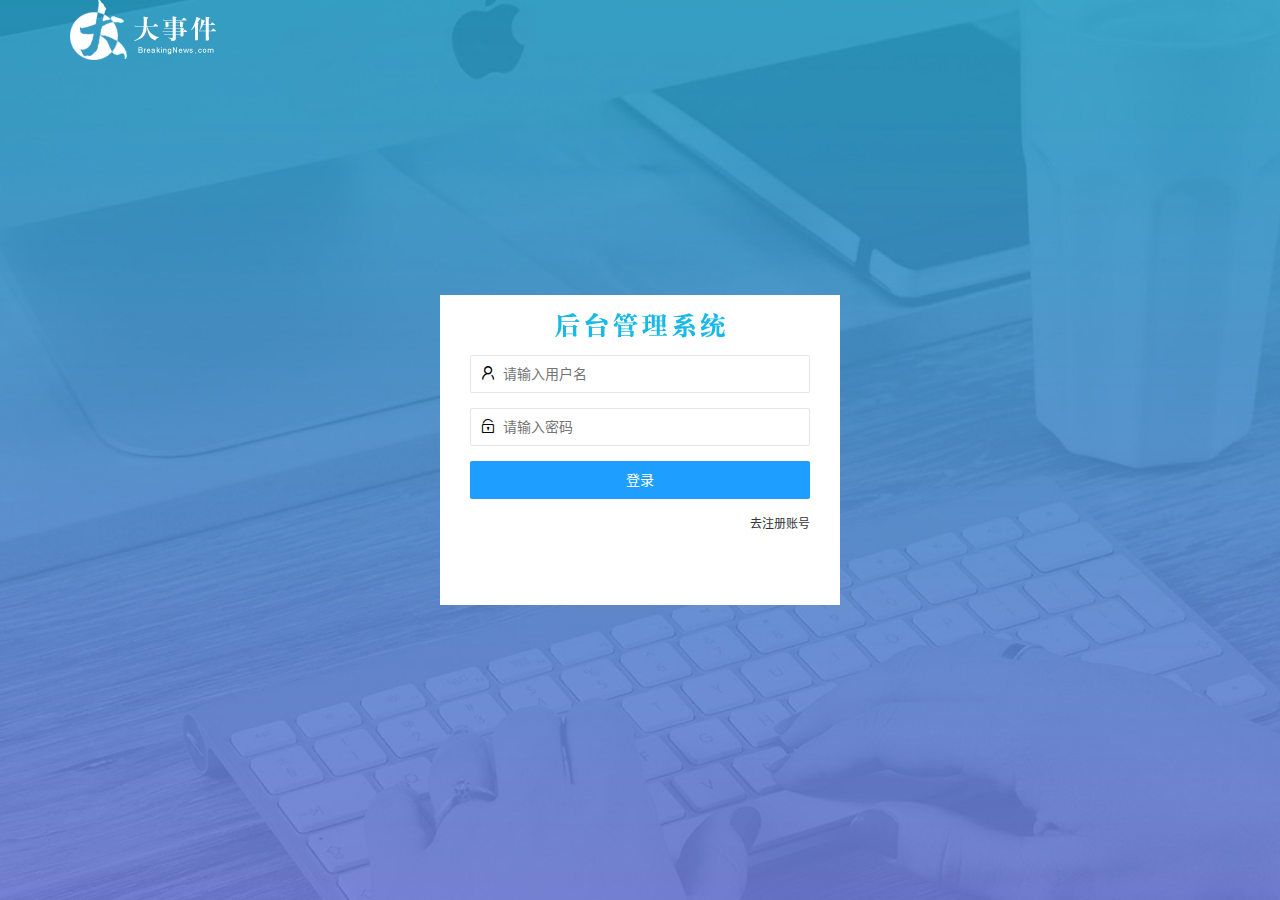
<file: login.html>
<!DOCTYPE html>
<html lang="zh-CN">
	<head>
		<meta charset="UTF-8" />
		<meta name="viewport" content="width=device-width, initial-scale=1.0" />
		<title>大事件-登录/注册</title>
		<!-- 导入 LayUi 的样式 -->
		<link rel="stylesheet" href="/assets/lib/layui/css/layui.css" />
		<!-- 导入自己的样式 -->
		<link rel="stylesheet" href="/assets/css/login.css" />
	</head>
	<body>
		<!-- 头部的 logo 区域 -->
		<div class="layui-main">
			<img src="/assets/images/logo.png" alt="" />
		</div>

		<!-- 登录注册区域 -->
		<div class="loginAndRegBox">
			<div class="title-box"></div>
			<!-- 登录的div -->
			<div class="login-box">
				<form class="layui-form" id="form_login">
					<!-- 用户名 -->
					<div class="layui-form-item">
						<i class="layui-icon layui-icon-username"></i>
						<input
							type="text"
							name="username"
							required
							lay-verify="required"
							placeholder="请输入用户名"
							autocomplete="off"
							class="layui-input"
						/>
					</div>
					<!-- 密码 -->
					<div class="layui-form-item">
						<i class="layui-icon layui-icon-password"></i>
						<input
							type="password"
							name="password"
							required
							lay-verify="required|pwd"
							placeholder="请输入密码"
							autocomplete="off"
							class="layui-input"
						/>
					</div>

					<!-- 登录按钮 -->
					<div class="layui-form-item">
						<!-- 注意：表单提交按钮和普通按钮的区别，就是 lay-submit 属性 -->
						<button
							class="layui-btn layui-btn-fluid layui-btn-normal"
							lay-submit
						>
							登录
						</button>
					</div>
					<div class="layui-form-item links">
						<a href="javascript:;" id="link_reg">去注册账号</a>
					</div>
				</form>
			</div>
			<!-- 注册的div -->
			<div class="reg-box">
				<form class="layui-form" id="form_reg">
					<!-- 用户名 -->
					<div class="layui-form-item">
						<i class="layui-icon layui-icon-username"></i>
						<input
							type="text"
							name="username"
							required
							lay-verify="required"
							placeholder="请输入用户名"
							autocomplete="off"
							class="layui-input"
						/>
					</div>
					<!-- 密码 -->
					<div class="layui-form-item">
						<i class="layui-icon layui-icon-password"></i>
						<input
							type="password"
							name="password"
							required
							lay-verify="required|pwd"
							placeholder="请输入密码"
							autocomplete="off"
							class="layui-input"
						/>
					</div>
					<!-- 密码确认框 -->
					<div class="layui-form-item">
						<i class="layui-icon layui-icon-password"></i>
						<input
							type="password"
							name="repassword"
							required
							lay-verify="required|pwd|repwd"
							placeholder="再次确认密码"
							autocomplete="off"
							class="layui-input"
						/>
					</div>
					<!-- 注册按钮 -->
					<div class="layui-form-item">
						<!-- 注意：表单提交按钮和普通按钮的区别，就是 lay-submit 属性 -->
						<button
							class="layui-btn layui-btn-fluid layui-btn-normal"
							lay-submit
						>
							注册
						</button>
					</div>
					<div class="layui-form-item links">
						<a href="javascript:;" id="link_login">去登录</a>
					</div>
				</form>
			</div>
		</div>

		<!-- 导入 Layui 的JS文件 -->
		<script src="/assets/lib/layui/layui.all.js"></script>
		<!-- 导入 jQuery -->
		<script src="/assets/lib/jquery.js"></script>
		<!-- 导入自己封装的 baseAPI.js -->
		<script src="/assets/js/baseAPI.js"></script>
		<!-- 导入自己的 JavaScript 脚本 -->
		<script src="/assets/js/login.js"></script>
	</body>
</html>
</file>
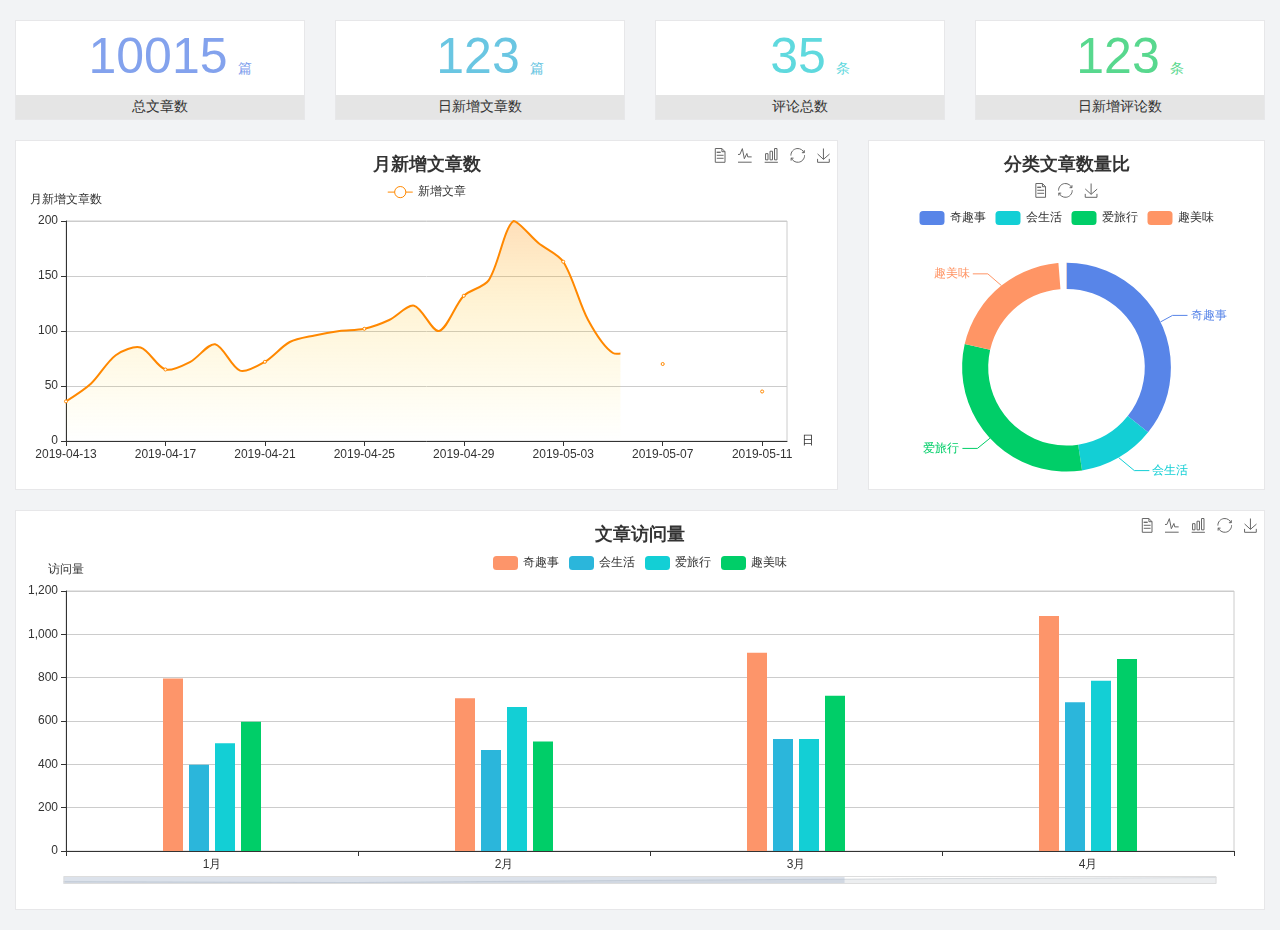
<file: home/dashboard.html>
<!DOCTYPE html>
<html lang="en">

<head>
  <meta charset="UTF-8">
  <meta name="viewport" content="width=device-width, initial-scale=1.0">
  <meta http-equiv="X-UA-Compatible" content="ie=edge">
  <title>图表统计</title>
  <link rel="stylesheet" href="../../assets/lib/bootstrap.css" />
  <link rel="stylesheet" href="../../assets/lib/main.css" />
  <script src="../../assets/lib/jquery.js"></script>
  <script type="text/javascript" src="../../assets/lib/echarts.min.js"></script>
</head>

<body>
  <div class="container-fluid">
    <div class="row spannel_list">
      <div class="col-sm-3 col-xs-6">
        <div class="spannel">
          <em>10015</em><span>篇</span>
          <b>总文章数</b>
        </div>
      </div>
      <div class="col-sm-3 col-xs-6">
        <div class="spannel scolor01">
          <em>123</em><span>篇</span>
          <b>日新增文章数</b>
        </div>
      </div>
      <div class="col-sm-3 col-xs-6">
        <div class="spannel scolor02">
          <em>35</em><span>条</span>
          <b>评论总数</b>
        </div>
      </div>
      <div class="col-sm-3 col-xs-6">
        <div class="spannel scolor03">
          <em>123</em><span>条</span>
          <b>日新增评论数</b>
        </div>
      </div>
    </div>
  </div>

  <div class="container-fluid">
    <div class="row curve-pie">
      <div class="col-lg-8 col-md-8">
        <div class="gragh_pannel" id="curve_show"></div>
      </div>
      <div class="col-lg-4 col-md-4">
        <div class="gragh_pannel" id="pie_show"></div>
      </div>
    </div>
  </div>

  <div class="container-fluid">
    <div class="column_pannel" id="column_show"></div>
  </div>

  <script>
    var oChart = echarts.init(document.getElementById('curve_show'));
    var aList_all = [
      { 'count': 36, 'date': '2019-04-13' },
      { 'count': 52, 'date': '2019-04-14' },
      { 'count': 78, 'date': '2019-04-15' },
      { 'count': 85, 'date': '2019-04-16' },
      { 'count': 65, 'date': '2019-04-17' },
      { 'count': 72, 'date': '2019-04-18' },
      { 'count': 88, 'date': '2019-04-19' },
      { 'count': 64, 'date': '2019-04-20' },
      { 'count': 72, 'date': '2019-04-21' },
      { 'count': 90, 'date': '2019-04-22' },
      { 'count': 96, 'date': '2019-04-23' },
      { 'count': 100, 'date': '2019-04-24' },
      { 'count': 102, 'date': '2019-04-25' },
      { 'count': 110, 'date': '2019-04-26' },
      { 'count': 123, 'date': '2019-04-27' },
      { 'count': 100, 'date': '2019-04-28' },
      { 'count': 132, 'date': '2019-04-29' },
      { 'count': 146, 'date': '2019-04-30' },
      { 'count': 200, 'date': '2019-05-01' },
      { 'count': 180, 'date': '2019-05-02' },
      { 'count': 163, 'date': '2019-05-03' },
      { 'count': 110, 'date': '2019-05-04' },
      { 'count': 80, 'date': '2019-05-05' },
      { 'count': 82, 'date': '2019-05-06' },
      { 'count': 70, 'date': '2019-05-07' },
      { 'count': 65, 'date': '2019-05-08' },
      { 'count': 54, 'date': '2019-05-09' },
      { 'count': 40, 'date': '2019-05-10' },
      { 'count': 45, 'date': '2019-05-11' },
      { 'count': 38, 'date': '2019-05-12' },
    ];

    let aCount = [];
    let aDate = [];

    for (var i = 0; i < aList_all.length; i++) {
      aCount.push(aList_all[i].count);
      aDate.push(aList_all[i].date);
    }

    var chartopt = {
      title: {
        text: '月新增文章数',
        left: 'center',
        top: '10'
      },
      tooltip: {
        trigger: 'axis'
      },
      legend: {
        data: ['新增文章'],
        top: '40'
      },
      toolbox: {
        show: true,
        feature: {
          mark: { show: true },
          dataView: { show: true, readOnly: false },
          magicType: { show: true, type: ['line', 'bar'] },
          restore: { show: true },
          saveAsImage: { show: true }
        }
      },
      calculable: true,
      xAxis: [
        {
          name: '日',
          type: 'category',
          boundaryGap: false,
          data: aDate
        }
      ],
      yAxis: [
        {
          name: '月新增文章数',
          type: 'value'
        }
      ],
      series: [
        {
          name: '新增文章',
          type: 'line',
          smooth: true,
          itemStyle: { normal: { areaStyle: { type: 'default' }, color: '#f80' }, lineStyle: { color: '#f80' } },
          data: aCount
        }],
      areaStyle: {
        normal: {
          color: new echarts.graphic.LinearGradient(0, 0, 0, 1, [{
            offset: 0,
            color: 'rgba(255,136,0,0.39)'
          }, {
            offset: .34,
            color: 'rgba(255,180,0,0.25)'
          }, {
            offset: 1,
            color: 'rgba(255,222,0,0.00)'
          }])

        }
      },
      grid: {
        show: true,
        x: 50,
        x2: 50,
        y: 80,
        height: 220
      }
    };

    oChart.setOption(chartopt);


    var oPie = echarts.init(document.getElementById('pie_show'));
    var oPieopt =
    {
      title: {
        top: 10,
        text: '分类文章数量比',
        x: 'center'
      },
      tooltip: {
        trigger: 'item',
        formatter: "{a} <br/>{b} : {c} ({d}%)"
      },
      color: ['#5885e8', '#13cfd5', '#00ce68', '#ff9565'],
      legend: {
        x: 'center',
        top: 65,
        data: ['奇趣事', '会生活', '爱旅行', '趣美味']
      },
      toolbox: {
        show: true,
        x: 'center',
        top: 35,
        feature: {
          mark: { show: true },
          dataView: { show: true, readOnly: false },
          magicType: {
            show: true,
            type: ['pie', 'funnel'],
            option: {
              funnel: {
                x: '25%',
                width: '50%',
                funnelAlign: 'left',
                max: 1548
              }
            }
          },
          restore: { show: true },
          saveAsImage: { show: true }
        }
      },
      calculable: true,
      series: [
        {
          name: '访问来源',
          type: 'pie',
          radius: ['45%', '60%'],
          center: ['50%', '65%'],
          data: [
            { value: 300, name: '奇趣事' },
            { value: 100, name: '会生活' },
            { value: 260, name: '爱旅行' },
            { value: 180, name: '趣美味' }
          ]
        }
      ]
    };
    oPie.setOption(oPieopt);



    var oColumn = this.echarts.init(document.getElementById('column_show'));
    var oColumnopt =
    {
      title: {
        text: '文章访问量',
        left: 'center',
        top: '10'
      },
      tooltip: {
        trigger: 'axis'
      },
      legend: {
        data: ['奇趣事', '会生活', '爱旅行', '趣美味'],
        top: '40'
      },
      toolbox: {
        show: true,
        feature: {
          mark: { show: true },
          dataView: { show: true, readOnly: false },
          magicType: { show: true, type: ['line', 'bar'] },
          restore: { show: true },
          saveAsImage: { show: true }
        }
      },
      calculable: true,
      xAxis: [
        {
          type: 'category',
          data: ['1月', '2月', '3月', '4月', '5月']
        }
      ],
      yAxis: [
        {
          name: '访问量',
          type: 'value'
        }
      ],
      series: [
        {
          name: '奇趣事',
          type: 'bar',
          barWidth: 20,
          itemStyle: {
            normal: { areaStyle: { type: 'default' }, color: '#fd956a' }
          },
          data: [800, 708, 920, 1090, 1200]
        },
        {
          name: '会生活',
          type: 'bar',
          barWidth: 20,
          itemStyle: {
            normal: { areaStyle: { type: 'default' }, color: '#2bb6db' }
          },
          data: [400, 468, 520, 690, 800]
        },
        {
          name: '爱旅行',
          type: 'bar',
          barWidth: 20,
          itemStyle: {
            normal: { areaStyle: { type: 'default' }, color: '#13cfd5' }
          },
          data: [500, 668, 520, 790, 900]
        },
        {
          name: '趣美味',
          type: 'bar',
          barWidth: 20,
          itemStyle: {
            normal: { areaStyle: { type: 'default' }, color: '#00ce68' }
          },
          data: [600, 508, 720, 890, 1000]
        }
      ],
      grid: {
        show: true,
        x: 50,
        x2: 30,
        y: 80,
        height: 260
      },
      dataZoom: [//给x轴设置滚动条
        {
          start: 0,//默认为0
          end: 100 - 1000 / 31,//默认为100
          type: 'slider',
          show: true,
          xAxisIndex: [0],
          handleSize: 0,//滑动条的 左右2个滑动条的大小
          height: 8,//组件高度
          left: 45, //左边的距离
          right: 50,//右边的距离
          bottom: 26,//右边的距离
          handleColor: '#ddd',//h滑动图标的颜色
          handleStyle: {
            borderColor: "#cacaca",
            borderWidth: "1",
            shadowBlur: 2,
            background: "#ddd",
            shadowColor: "#ddd",
          }
        }]
    };
    oColumn.setOption(oColumnopt);
  </script>
</body>

</html>
</file>
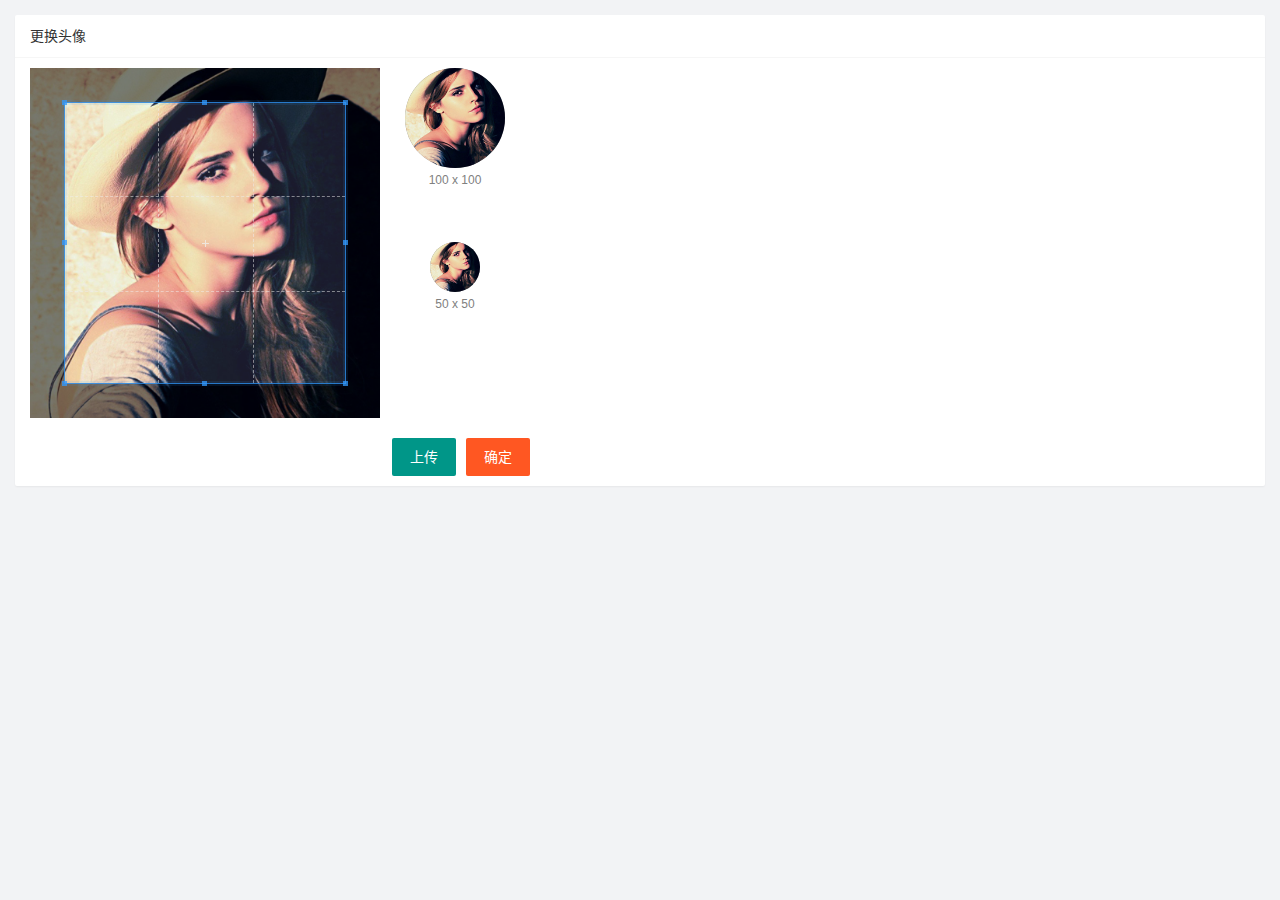
<file: user/user_avatar.html>
<!DOCTYPE html>
<html lang="zh-CN">
	<head>
		<meta charset="UTF-8" />
		<meta name="viewport" content="width=device-width, initial-scale=1.0" />
		<title>Document</title>
		<link rel="stylesheet" href="/assets/lib/layui/css/layui.css" />
		<link rel="stylesheet" href="/assets/lib/cropper/cropper.css" />
		<link rel="stylesheet" href="/assets/css/user/user_avatar.css" />
	</head>
	<body>
		<div class="layui-card">
			<div class="layui-card-header">更换头像</div>
			<div class="layui-card-body">
				<!-- <input type="file"> -->
				<!-- 第一行的图片裁剪和预览区域 -->
				<div class="row1">
					<!-- 图片裁剪区域 -->
					<div class="cropper-box">
						<!-- 这个 img 标签很重要，将来会把它初始化为裁剪区域 -->
						<img id="image" src="/assets/images/sample.jpg" />
					</div>
					<!-- 图片的预览区域 -->
					<div class="preview-box">
						<div>
							<!-- 宽高为 100px 的预览区域 -->
							<div class="img-preview w100"></div>
							<p class="size">100 x 100</p>
						</div>
						<div>
							<!-- 宽高为 50px 的预览区域 -->
							<div class="img-preview w50"></div>
							<p class="size">50 x 50</p>
						</div>
					</div>
				</div>

				<!-- 第二行的按钮区域 -->
				<div class="row2">
					<!-- 通过 accept 属性，可以指定，允许用户选择什么类型的文件 -->
					<input type="file" id="file" accept="image/png,image/jpeg" />
					<button type="button" class="layui-btn" id="btnChooseImage">
						上传
					</button>
					<button
						type="button"
						class="layui-btn layui-btn-danger"
						id="btnUpload"
					>
						确定
					</button>
				</div>
			</div>
		</div>

		<script src="/assets/lib/layui/layui.all.js"></script>
		<script src="/assets/lib/jquery.js"></script>
		<script src="/assets/lib/cropper/Cropper.js"></script>
		<script src="/assets/lib/cropper/jquery-cropper.js"></script>
		<script src="/assets/js/baseAPI.js"></script>
		<script src="/assets/js/user/user_avatar.js"></script>
	</body>
</html>
</file>
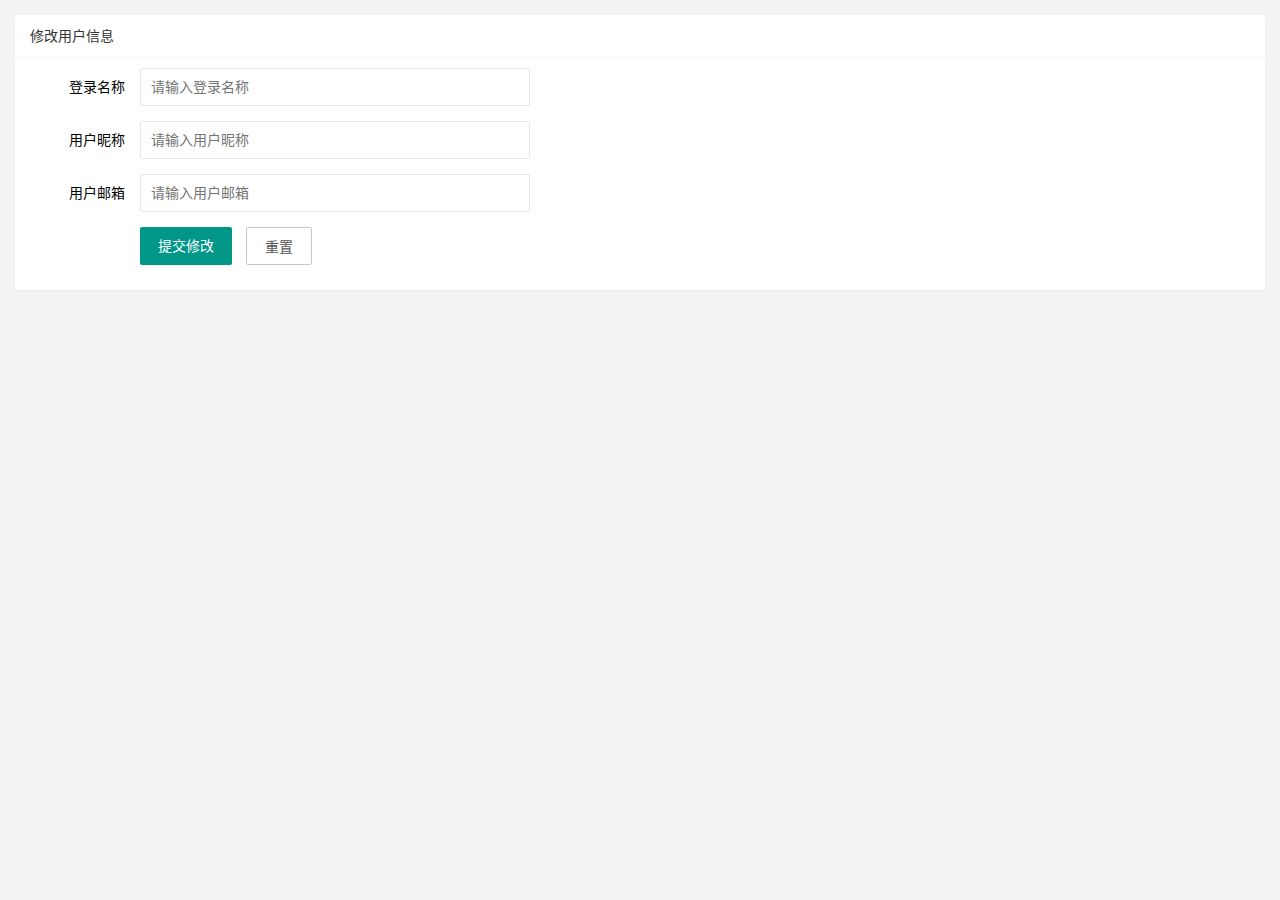
<file: user/user_info.html>
<!DOCTYPE html>
<html lang="zh-CN">
	<head>
		<meta charset="UTF-8" />
		<meta name="viewport" content="width=device-width, initial-scale=1.0" />
		<title>Document</title>
		<!-- 导入 layui 的样式 -->
		<link rel="stylesheet" href="/assets/lib/layui/css/layui.css" />
		<!-- 导入自己的css样式 -->
		<link rel="stylesheet" href="/assets/css/user/user_info.css" />
	</head>
	<body>
		<div class="layui-card">
			<div class="layui-card-header">修改用户信息</div>
			<div class="layui-card-body">
				<!-- form 表单区域 -->
				<form class="layui-form" lay-filter="formUserInfo">
					<!-- 这是隐藏域 -->
					<input type="hidden" name="id" value="" />

					<div class="layui-form-item">
						<label class="layui-form-label">登录名称 </label>
						<div class="layui-input-block">
							<input
								type="text"
								name="username"
								required
								lay-verify="required"
								placeholder="请输入登录名称"
								autocomplete="off"
								class="layui-input"
								readonly
							/>
						</div>
					</div>

					<div class="layui-form-item">
						<label class="layui-form-label">用户昵称</label>
						<div class="layui-input-block">
							<input
								type="text"
								name="nickname"
								required
								lay-verify="required|nickname"
								placeholder="请输入用户昵称"
								autocomplete="off"
								class="layui-input"
							/>
						</div>
					</div>

					<div class="layui-form-item">
						<label class="layui-form-label">用户邮箱</label>
						<div class="layui-input-block">
							<input
								type="text"
								name="email"
								required
								lay-verify="required|email"
								placeholder="请输入用户邮箱"
								autocomplete="off"
								class="layui-input"
							/>
						</div>
					</div>

					<div class="layui-form-item">
						<div class="layui-input-block">
							<button class="layui-btn" lay-submit lay-filter="formDemo">
								提交修改
							</button>
							<button
								type="reset"
								class="layui-btn layui-btn-primary"
								id="btnReset"
							>
								重置
							</button>
						</div>
					</div>
				</form>
			</div>
		</div>

		<!-- 导入 layui 的JS文件 -->
		<script src="/assets/lib/layui/layui.all.js"></script>
		<!-- 导入 jQuery.JS 文件 -->
		<script src="/assets/lib/jquery.js"></script>
		<!-- 导入自己封装的 baseAPI.js -->
		<script src="/assets/js/baseAPI.js"></script>
		<!-- 导入自己的 JavaScript 脚本 -->
		<script src="/assets/js/user/user_info.js"></script>
	</body>
</html>
</file>
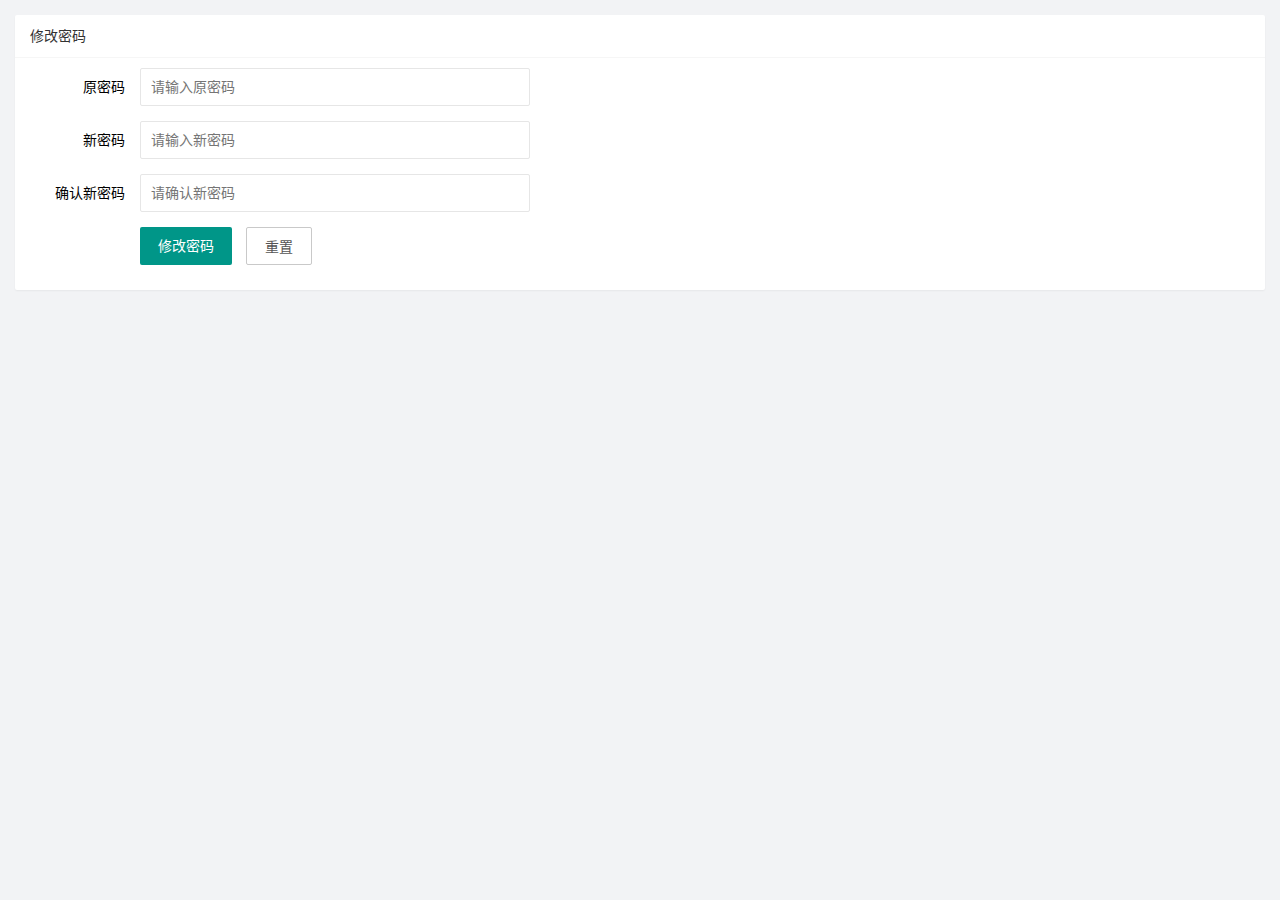
<file: user/user_pwd.html>
<!DOCTYPE html>
<html lang="zh-CN">
	<head>
		<meta charset="UTF-8" />
		<meta name="viewport" content="width=device-width, initial-scale=1.0" />
		<title>Document</title>
		<link rel="stylesheet" href="/assets/lib/layui/css/layui.css" />
		<link rel="stylesheet" href="/assets/css/user/user_pwd.css" />
	</head>
	<body>
		<!-- 卡片区域 -->
		<div class="layui-card">
			<div class="layui-card-header">修改密码</div>
			<div class="layui-card-body">
				<form class="layui-form">
					<div class="layui-form-item">
						<label class="layui-form-label">原密码</label>
						<div class="layui-input-block">
							<input
								type="password"
								name="oldPwd"
								required
								lay-verify="required|pwd"
								placeholder="请输入原密码"
								autocomplete="off"
								class="layui-input"
							/>
						</div>
					</div>

					<div class="layui-form-item">
						<label class="layui-form-label">新密码</label>
						<div class="layui-input-block">
							<input
								type="password"
								name="newPwd"
								required
								lay-verify="required|pwd|samePwd"
								placeholder="请输入新密码"
								autocomplete="off"
								class="layui-input"
							/>
						</div>
					</div>

					<div class="layui-form-item">
						<label class="layui-form-label">确认新密码</label>
						<div class="layui-input-block">
							<input
								type="password"
								name="rePwd"
								required
								lay-verify="required|pwd|rePwd"
								placeholder="请确认新密码"
								autocomplete="off"
								class="layui-input"
							/>
						</div>
					</div>

					<div class="layui-form-item">
						<div class="layui-input-block">
							<button class="layui-btn" lay-submit lay-filter="formDemo">
								修改密码
							</button>
							<button type="reset" class="layui-btn layui-btn-primary">
								重置
							</button>
						</div>
					</div>
				</form>
			</div>
		</div>

		<!-- 导入 layui 的JS文件 -->
		<script src="/assets/lib/layui/layui.all.js"></script>
		<!-- 导入 jQuery -->
		<script src="/assets/lib/jquery.js"></script>
		<!-- 导入自己封装的 baseAPI.js 文件 -->
		<script src="/assets/js/baseAPI.js"></script>
		<!-- 导入自己的 JavaScript 脚本 -->
		<script src="/assets/js/user/user_pwd.js"></script>
	</body>
</html>
</file>
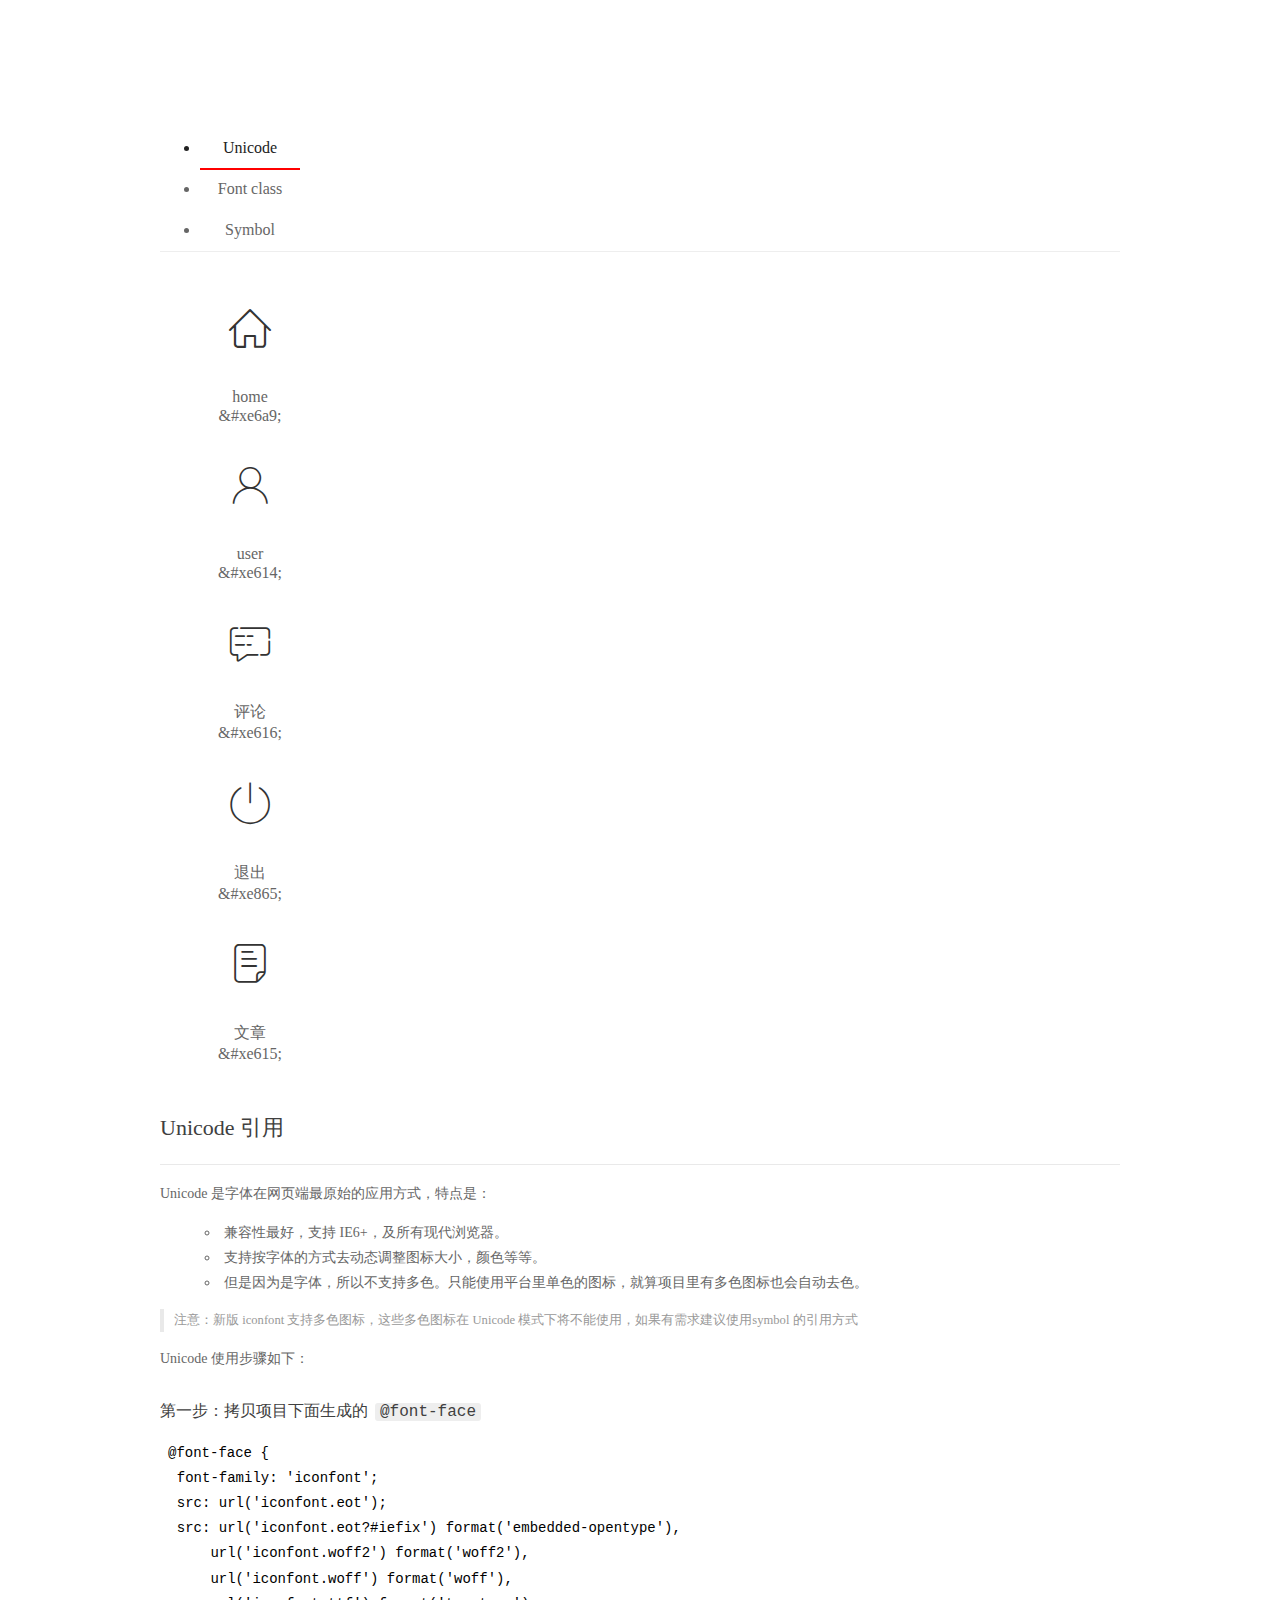
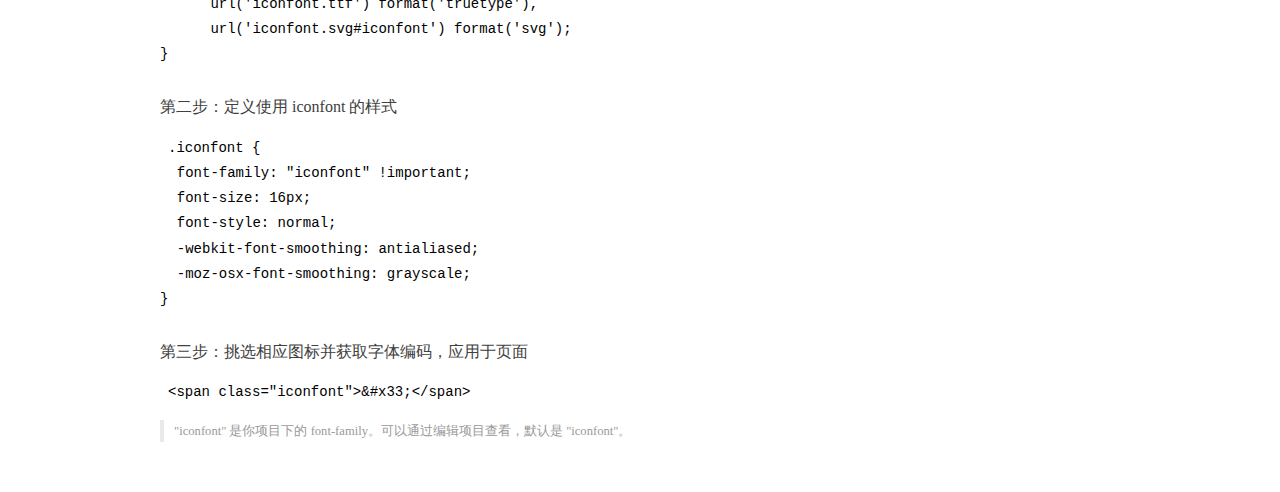
<file: assets/fonts/demo_index.html>
<!DOCTYPE html>
<html>
<head>
  <meta charset="utf-8"/>
  <title>IconFont Demo</title>
  <link rel="shortcut icon" href="https://gtms04.alicdn.com/tps/i4/TB1_oz6GVXXXXaFXpXXJDFnIXXX-64-64.ico" type="image/x-icon"/>
  <link rel="stylesheet" href="https://g.alicdn.com/thx/cube/1.3.2/cube.min.css">
  <link rel="stylesheet" href="demo.css">
  <link rel="stylesheet" href="iconfont.css">
  <script src="iconfont.js"></script>
  <!-- jQuery -->
  <script src="https://a1.alicdn.com/oss/uploads/2018/12/26/7bfddb60-08e8-11e9-9b04-53e73bb6408b.js"></script>
  <!-- 代码高亮 -->
  <script src="https://a1.alicdn.com/oss/uploads/2018/12/26/a3f714d0-08e6-11e9-8a15-ebf944d7534c.js"></script>
</head>
<body>
  <div class="main">
    <h1 class="logo"><a href="https://www.iconfont.cn/" title="iconfont 首页" target="_blank">&#xe86b;</a></h1>
    <div class="nav-tabs">
      <ul id="tabs" class="dib-box">
        <li class="dib active"><span>Unicode</span></li>
        <li class="dib"><span>Font class</span></li>
        <li class="dib"><span>Symbol</span></li>
      </ul>
      
    </div>
    <div class="tab-container">
      <div class="content unicode" style="display: block;">
          <ul class="icon_lists dib-box">
          
            <li class="dib">
              <span class="icon iconfont">&#xe6a9;</span>
                <div class="name">home</div>
                <div class="code-name">&amp;#xe6a9;</div>
              </li>
          
            <li class="dib">
              <span class="icon iconfont">&#xe614;</span>
                <div class="name">user</div>
                <div class="code-name">&amp;#xe614;</div>
              </li>
          
            <li class="dib">
              <span class="icon iconfont">&#xe616;</span>
                <div class="name">评论</div>
                <div class="code-name">&amp;#xe616;</div>
              </li>
          
            <li class="dib">
              <span class="icon iconfont">&#xe865;</span>
                <div class="name">退出</div>
                <div class="code-name">&amp;#xe865;</div>
              </li>
          
            <li class="dib">
              <span class="icon iconfont">&#xe615;</span>
                <div class="name">文章</div>
                <div class="code-name">&amp;#xe615;</div>
              </li>
          
          </ul>
          <div class="article markdown">
          <h2 id="unicode-">Unicode 引用</h2>
          <hr>

          <p>Unicode 是字体在网页端最原始的应用方式，特点是：</p>
          <ul>
            <li>兼容性最好，支持 IE6+，及所有现代浏览器。</li>
            <li>支持按字体的方式去动态调整图标大小，颜色等等。</li>
            <li>但是因为是字体，所以不支持多色。只能使用平台里单色的图标，就算项目里有多色图标也会自动去色。</li>
          </ul>
          <blockquote>
            <p>注意：新版 iconfont 支持多色图标，这些多色图标在 Unicode 模式下将不能使用，如果有需求建议使用symbol 的引用方式</p>
          </blockquote>
          <p>Unicode 使用步骤如下：</p>
          <h3 id="-font-face">第一步：拷贝项目下面生成的 <code>@font-face</code></h3>
<pre><code class="language-css"
>@font-face {
  font-family: 'iconfont';
  src: url('iconfont.eot');
  src: url('iconfont.eot?#iefix') format('embedded-opentype'),
      url('iconfont.woff2') format('woff2'),
      url('iconfont.woff') format('woff'),
      url('iconfont.ttf') format('truetype'),
      url('iconfont.svg#iconfont') format('svg');
}
</code></pre>
          <h3 id="-iconfont-">第二步：定义使用 iconfont 的样式</h3>
<pre><code class="language-css"
>.iconfont {
  font-family: "iconfont" !important;
  font-size: 16px;
  font-style: normal;
  -webkit-font-smoothing: antialiased;
  -moz-osx-font-smoothing: grayscale;
}
</code></pre>
          <h3 id="-">第三步：挑选相应图标并获取字体编码，应用于页面</h3>
<pre>
<code class="language-html"
>&lt;span class="iconfont"&gt;&amp;#x33;&lt;/span&gt;
</code></pre>
          <blockquote>
            <p>"iconfont" 是你项目下的 font-family。可以通过编辑项目查看，默认是 "iconfont"。</p>
          </blockquote>
          </div>
      </div>
      <div class="content font-class">
        <ul class="icon_lists dib-box">
          
          <li class="dib">
            <span class="icon iconfont icon-home"></span>
            <div class="name">
              home
            </div>
            <div class="code-name">.icon-home
            </div>
          </li>
          
          <li class="dib">
            <span class="icon iconfont icon-user"></span>
            <div class="name">
              user
            </div>
            <div class="code-name">.icon-user
            </div>
          </li>
          
          <li class="dib">
            <span class="icon iconfont icon-pinglun"></span>
            <div class="name">
              评论
            </div>
            <div class="code-name">.icon-pinglun
            </div>
          </li>
          
          <li class="dib">
            <span class="icon iconfont icon-tuichu"></span>
            <div class="name">
              退出
            </div>
            <div class="code-name">.icon-tuichu
            </div>
          </li>
          
          <li class="dib">
            <span class="icon iconfont icon-16"></span>
            <div class="name">
              文章
            </div>
            <div class="code-name">.icon-16
            </div>
          </li>
          
        </ul>
        <div class="article markdown">
        <h2 id="font-class-">font-class 引用</h2>
        <hr>

        <p>font-class 是 Unicode 使用方式的一种变种，主要是解决 Unicode 书写不直观，语意不明确的问题。</p>
        <p>与 Unicode 使用方式相比，具有如下特点：</p>
        <ul>
          <li>兼容性良好，支持 IE8+，及所有现代浏览器。</li>
          <li>相比于 Unicode 语意明确，书写更直观。可以很容易分辨这个 icon 是什么。</li>
          <li>因为使用 class 来定义图标，所以当要替换图标时，只需要修改 class 里面的 Unicode 引用。</li>
          <li>不过因为本质上还是使用的字体，所以多色图标还是不支持的。</li>
        </ul>
        <p>使用步骤如下：</p>
        <h3 id="-fontclass-">第一步：引入项目下面生成的 fontclass 代码：</h3>
<pre><code class="language-html">&lt;link rel="stylesheet" href="./iconfont.css"&gt;
</code></pre>
        <h3 id="-">第二步：挑选相应图标并获取类名，应用于页面：</h3>
<pre><code class="language-html">&lt;span class="iconfont icon-xxx"&gt;&lt;/span&gt;
</code></pre>
        <blockquote>
          <p>"
            iconfont" 是你项目下的 font-family。可以通过编辑项目查看，默认是 "iconfont"。</p>
        </blockquote>
      </div>
      </div>
      <div class="content symbol">
          <ul class="icon_lists dib-box">
          
            <li class="dib">
                <svg class="icon svg-icon" aria-hidden="true">
                  <use xlink:href="#icon-home"></use>
                </svg>
                <div class="name">home</div>
                <div class="code-name">#icon-home</div>
            </li>
          
            <li class="dib">
                <svg class="icon svg-icon" aria-hidden="true">
                  <use xlink:href="#icon-user"></use>
                </svg>
                <div class="name">user</div>
                <div class="code-name">#icon-user</div>
            </li>
          
            <li class="dib">
                <svg class="icon svg-icon" aria-hidden="true">
                  <use xlink:href="#icon-pinglun"></use>
                </svg>
                <div class="name">评论</div>
                <div class="code-name">#icon-pinglun</div>
            </li>
          
            <li class="dib">
                <svg class="icon svg-icon" aria-hidden="true">
                  <use xlink:href="#icon-tuichu"></use>
                </svg>
                <div class="name">退出</div>
                <div class="code-name">#icon-tuichu</div>
            </li>
          
            <li class="dib">
                <svg class="icon svg-icon" aria-hidden="true">
                  <use xlink:href="#icon-16"></use>
                </svg>
                <div class="name">文章</div>
                <div class="code-name">#icon-16</div>
            </li>
          
          </ul>
          <div class="article markdown">
          <h2 id="symbol-">Symbol 引用</h2>
          <hr>

          <p>这是一种全新的使用方式，应该说这才是未来的主流，也是平台目前推荐的用法。相关介绍可以参考这篇<a href="">文章</a>
            这种用法其实是做了一个 SVG 的集合，与另外两种相比具有如下特点：</p>
          <ul>
            <li>支持多色图标了，不再受单色限制。</li>
            <li>通过一些技巧，支持像字体那样，通过 <code>font-size</code>, <code>color</code> 来调整样式。</li>
            <li>兼容性较差，支持 IE9+，及现代浏览器。</li>
            <li>浏览器渲染 SVG 的性能一般，还不如 png。</li>
          </ul>
          <p>使用步骤如下：</p>
          <h3 id="-symbol-">第一步：引入项目下面生成的 symbol 代码：</h3>
<pre><code class="language-html">&lt;script src="./iconfont.js"&gt;&lt;/script&gt;
</code></pre>
          <h3 id="-css-">第二步：加入通用 CSS 代码（引入一次就行）：</h3>
<pre><code class="language-html">&lt;style&gt;
.icon {
  width: 1em;
  height: 1em;
  vertical-align: -0.15em;
  fill: currentColor;
  overflow: hidden;
}
&lt;/style&gt;
</code></pre>
          <h3 id="-">第三步：挑选相应图标并获取类名，应用于页面：</h3>
<pre><code class="language-html">&lt;svg class="icon" aria-hidden="true"&gt;
  &lt;use xlink:href="#icon-xxx"&gt;&lt;/use&gt;
&lt;/svg&gt;
</code></pre>
          </div>
      </div>

    </div>
  </div>
  <script>
  $(document).ready(function () {
      $('.tab-container .content:first').show()

      $('#tabs li').click(function (e) {
        var tabContent = $('.tab-container .content')
        var index = $(this).index()

        if ($(this).hasClass('active')) {
          return
        } else {
          $('#tabs li').removeClass('active')
          $(this).addClass('active')

          tabContent.hide().eq(index).fadeIn()
        }
      })
    })
  </script>
</body>
</html>
</file>
<file: assets/lib/layui/css/layui.css>
/** layui-v2.5.6 MIT License By https://www.layui.com */
 .layui-inline,img{display:inline-block;vertical-align:middle}h1,h2,h3,h4,h5,h6{font-weight:400}.layui-edge,.layui-header,.layui-inline,.layui-main{position:relative}.layui-body,.layui-edge,.layui-elip{overflow:hidden}.layui-btn,.layui-edge,.layui-inline,img{vertical-align:middle}.layui-btn,.layui-disabled,.layui-icon,.layui-unselect{-moz-user-select:none;-webkit-user-select:none;-ms-user-select:none}.layui-elip,.layui-form-checkbox span,.layui-form-pane .layui-form-label{text-overflow:ellipsis;white-space:nowrap}.layui-breadcrumb,.layui-tree-btnGroup{visibility:hidden}blockquote,body,button,dd,div,dl,dt,form,h1,h2,h3,h4,h5,h6,input,li,ol,p,pre,td,textarea,th,ul{margin:0;padding:0;-webkit-tap-highlight-color:rgba(0,0,0,0)}a:active,a:hover{outline:0}img{border:none}li{list-style:none}table{border-collapse:collapse;border-spacing:0}h4,h5,h6{font-size:100%}button,input,optgroup,option,select,textarea{font-family:inherit;font-size:inherit;font-style:inherit;font-weight:inherit;outline:0}pre{white-space:pre-wrap;white-space:-moz-pre-wrap;white-space:-pre-wrap;white-space:-o-pre-wrap;word-wrap:break-word}body{line-height:24px;font:14px Helvetica Neue,Helvetica,PingFang SC,Tahoma,Arial,sans-serif}hr{height:1px;margin:10px 0;border:0;clear:both}a{color:#333;text-decoration:none}a:hover{color:#777}a cite{font-style:normal;*cursor:pointer}.layui-border-box,.layui-border-box *{box-sizing:border-box}.layui-box,.layui-box *{box-sizing:content-box}.layui-clear{clear:both;*zoom:1}.layui-clear:after{content:'\20';clear:both;*zoom:1;display:block;height:0}.layui-inline{*display:inline;*zoom:1}.layui-edge{display:inline-block;width:0;height:0;border-width:6px;border-style:dashed;border-color:transparent}.layui-edge-top{top:-4px;border-bottom-color:#999;border-bottom-style:solid}.layui-edge-right{border-left-color:#999;border-left-style:solid}.layui-edge-bottom{top:2px;border-top-color:#999;border-top-style:solid}.layui-edge-left{border-right-color:#999;border-right-style:solid}.layui-disabled,.layui-disabled:hover{color:#d2d2d2!important;cursor:not-allowed!important}.layui-circle{border-radius:100%}.layui-show{display:block!important}.layui-hide{display:none!important}@font-face{font-family:layui-icon;src:url(../font/iconfont.eot?v=256);src:url(../font/iconfont.eot?v=256#iefix) format('embedded-opentype'),url(../font/iconfont.woff2?v=256) format('woff2'),url(../font/iconfont.woff?v=256) format('woff'),url(../font/iconfont.ttf?v=256) format('truetype'),url(../font/iconfont.svg?v=256#layui-icon) format('svg')}.layui-icon{font-family:layui-icon!important;font-size:16px;font-style:normal;-webkit-font-smoothing:antialiased;-moz-osx-font-smoothing:grayscale}.layui-icon-reply-fill:before{content:"\e611"}.layui-icon-set-fill:before{content:"\e614"}.layui-icon-menu-fill:before{content:"\e60f"}.layui-icon-search:before{content:"\e615"}.layui-icon-share:before{content:"\e641"}.layui-icon-set-sm:before{content:"\e620"}.layui-icon-engine:before{content:"\e628"}.layui-icon-close:before{content:"\1006"}.layui-icon-close-fill:before{content:"\1007"}.layui-icon-chart-screen:before{content:"\e629"}.layui-icon-star:before{content:"\e600"}.layui-icon-circle-dot:before{content:"\e617"}.layui-icon-chat:before{content:"\e606"}.layui-icon-release:before{content:"\e609"}.layui-icon-list:before{content:"\e60a"}.layui-icon-chart:before{content:"\e62c"}.layui-icon-ok-circle:before{content:"\1005"}.layui-icon-layim-theme:before{content:"\e61b"}.layui-icon-table:before{content:"\e62d"}.layui-icon-right:before{content:"\e602"}.layui-icon-left:before{content:"\e603"}.layui-icon-cart-simple:before{content:"\e698"}.layui-icon-face-cry:before{content:"\e69c"}.layui-icon-face-smile:before{content:"\e6af"}.layui-icon-survey:before{content:"\e6b2"}.layui-icon-tree:before{content:"\e62e"}.layui-icon-ie:before{content:"\e7bb"}.layui-icon-upload-circle:before{content:"\e62f"}.layui-icon-add-circle:before{content:"\e61f"}.layui-icon-download-circle:before{content:"\e601"}.layui-icon-templeate-1:before{content:"\e630"}.layui-icon-util:before{content:"\e631"}.layui-icon-face-surprised:before{content:"\e664"}.layui-icon-edit:before{content:"\e642"}.layui-icon-speaker:before{content:"\e645"}.layui-icon-down:before{content:"\e61a"}.layui-icon-file:before{content:"\e621"}.layui-icon-layouts:before{content:"\e632"}.layui-icon-rate-half:before{content:"\e6c9"}.layui-icon-add-circle-fine:before{content:"\e608"}.layui-icon-prev-circle:before{content:"\e633"}.layui-icon-read:before{content:"\e705"}.layui-icon-404:before{content:"\e61c"}.layui-icon-carousel:before{content:"\e634"}.layui-icon-help:before{content:"\e607"}.layui-icon-code-circle:before{content:"\e635"}.layui-icon-windows:before{content:"\e67f"}.layui-icon-water:before{content:"\e636"}.layui-icon-username:before{content:"\e66f"}.layui-icon-find-fill:before{content:"\e670"}.layui-icon-about:before{content:"\e60b"}.layui-icon-location:before{content:"\e715"}.layui-icon-up:before{content:"\e619"}.layui-icon-pause:before{content:"\e651"}.layui-icon-date:before{content:"\e637"}.layui-icon-layim-uploadfile:before{content:"\e61d"}.layui-icon-delete:before{content:"\e640"}.layui-icon-play:before{content:"\e652"}.layui-icon-top:before{content:"\e604"}.layui-icon-firefox:before{content:"\e686"}.layui-icon-friends:before{content:"\e612"}.layui-icon-refresh-3:before{content:"\e9aa"}.layui-icon-ok:before{content:"\e605"}.layui-icon-layer:before{content:"\e638"}.layui-icon-face-smile-fine:before{content:"\e60c"}.layui-icon-dollar:before{content:"\e659"}.layui-icon-group:before{content:"\e613"}.layui-icon-layim-download:before{content:"\e61e"}.layui-icon-picture-fine:before{content:"\e60d"}.layui-icon-link:before{content:"\e64c"}.layui-icon-diamond:before{content:"\e735"}.layui-icon-log:before{content:"\e60e"}.layui-icon-key:before{content:"\e683"}.layui-icon-rate-solid:before{content:"\e67a"}.layui-icon-fonts-del:before{content:"\e64f"}.layui-icon-unlink:before{content:"\e64d"}.layui-icon-fonts-clear:before{content:"\e639"}.layui-icon-triangle-r:before{content:"\e623"}.layui-icon-circle:before{content:"\e63f"}.layui-icon-radio:before{content:"\e643"}.layui-icon-align-center:before{content:"\e647"}.layui-icon-align-right:before{content:"\e648"}.layui-icon-align-left:before{content:"\e649"}.layui-icon-loading-1:before{content:"\e63e"}.layui-icon-return:before{content:"\e65c"}.layui-icon-fonts-strong:before{content:"\e62b"}.layui-icon-upload:before{content:"\e67c"}.layui-icon-dialogue:before{content:"\e63a"}.layui-icon-video:before{content:"\e6ed"}.layui-icon-headset:before{content:"\e6fc"}.layui-icon-cellphone-fine:before{content:"\e63b"}.layui-icon-add-1:before{content:"\e654"}.layui-icon-face-smile-b:before{content:"\e650"}.layui-icon-fonts-html:before{content:"\e64b"}.layui-icon-screen-full:before{content:"\e622"}.layui-icon-form:before{content:"\e63c"}.layui-icon-cart:before{content:"\e657"}.layui-icon-camera-fill:before{content:"\e65d"}.layui-icon-tabs:before{content:"\e62a"}.layui-icon-heart-fill:before{content:"\e68f"}.layui-icon-fonts-code:before{content:"\e64e"}.layui-icon-ios:before{content:"\e680"}.layui-icon-at:before{content:"\e687"}.layui-icon-fire:before{content:"\e756"}.layui-icon-set:before{content:"\e716"}.layui-icon-fonts-u:before{content:"\e646"}.layui-icon-triangle-d:before{content:"\e625"}.layui-icon-tips:before{content:"\e702"}.layui-icon-picture:before{content:"\e64a"}.layui-icon-more-vertical:before{content:"\e671"}.layui-icon-bluetooth:before{content:"\e689"}.layui-icon-flag:before{content:"\e66c"}.layui-icon-loading:before{content:"\e63d"}.layui-icon-fonts-i:before{content:"\e644"}.layui-icon-refresh-1:before{content:"\e666"}.layui-icon-rmb:before{content:"\e65e"}.layui-icon-addition:before{content:"\e624"}.layui-icon-home:before{content:"\e68e"}.layui-icon-time:before{content:"\e68d"}.layui-icon-user:before{content:"\e770"}.layui-icon-notice:before{content:"\e667"}.layui-icon-chrome:before{content:"\e68a"}.layui-icon-edge:before{content:"\e68b"}.layui-icon-login-weibo:before{content:"\e675"}.layui-icon-voice:before{content:"\e688"}.layui-icon-upload-drag:before{content:"\e681"}.layui-icon-login-qq:before{content:"\e676"}.layui-icon-snowflake:before{content:"\e6b1"}.layui-icon-heart:before{content:"\e68c"}.layui-icon-logout:before{content:"\e682"}.layui-icon-file-b:before{content:"\e655"}.layui-icon-template:before{content:"\e663"}.layui-icon-transfer:before{content:"\e691"}.layui-icon-auz:before{content:"\e672"}.layui-icon-console:before{content:"\e665"}.layui-icon-app:before{content:"\e653"}.layui-icon-prev:before{content:"\e65a"}.layui-icon-website:before{content:"\e7ae"}.layui-icon-next:before{content:"\e65b"}.layui-icon-component:before{content:"\e857"}.layui-icon-android:before{content:"\e684"}.layui-icon-more:before{content:"\e65f"}.layui-icon-login-wechat:before{content:"\e677"}.layui-icon-shrink-right:before{content:"\e668"}.layui-icon-spread-left:before{content:"\e66b"}.layui-icon-camera:before{content:"\e660"}.layui-icon-note:before{content:"\e66e"}.layui-icon-refresh:before{content:"\e669"}.layui-icon-female:before{content:"\e661"}.layui-icon-male:before{content:"\e662"}.layui-icon-screen-restore:before{content:"\e758"}.layui-icon-password:before{content:"\e673"}.layui-icon-senior:before{content:"\e674"}.layui-icon-theme:before{content:"\e66a"}.layui-icon-tread:before{content:"\e6c5"}.layui-icon-praise:before{content:"\e6c6"}.layui-icon-star-fill:before{content:"\e658"}.layui-icon-rate:before{content:"\e67b"}.layui-icon-template-1:before{content:"\e656"}.layui-icon-vercode:before{content:"\e679"}.layui-icon-service:before{content:"\e626"}.layui-icon-cellphone:before{content:"\e678"}.layui-icon-print:before{content:"\e66d"}.layui-icon-cols:before{content:"\e610"}.layui-icon-wifi:before{content:"\e7e0"}.layui-icon-export:before{content:"\e67d"}.layui-icon-rss:before{content:"\e808"}.layui-icon-slider:before{content:"\e714"}.layui-icon-email:before{content:"\e618"}.layui-icon-subtraction:before{content:"\e67e"}.layui-icon-mike:before{content:"\e6dc"}.layui-icon-light:before{content:"\e748"}.layui-icon-gift:before{content:"\e627"}.layui-icon-mute:before{content:"\e685"}.layui-icon-reduce-circle:before{content:"\e616"}.layui-icon-music:before{content:"\e690"}.layui-main{width:1140px;margin:0 auto}.layui-header{z-index:1000;height:60px}.layui-header a:hover{transition:all .5s;-webkit-transition:all .5s}.layui-side{position:fixed;left:0;top:0;bottom:0;z-index:999;width:200px;overflow-x:hidden}.layui-side-scroll{position:relative;width:220px;height:100%;overflow-x:hidden}.layui-body{position:absolute;left:200px;right:0;top:0;bottom:0;z-index:998;width:auto;overflow-y:auto;box-sizing:border-box}.layui-layout-body{overflow:hidden}.layui-layout-admin .layui-header{background-color:#23262E}.layui-layout-admin .layui-side{top:60px;width:200px;overflow-x:hidden}.layui-layout-admin .layui-body{position:fixed;top:60px;bottom:44px}.layui-layout-admin .layui-main{width:auto;margin:0 15px}.layui-layout-admin .layui-footer{position:fixed;left:200px;right:0;bottom:0;height:44px;line-height:44px;padding:0 15px;background-color:#eee}.layui-layout-admin .layui-logo{position:absolute;left:0;top:0;width:200px;height:100%;line-height:60px;text-align:center;color:#009688;font-size:16px}.layui-layout-admin .layui-header .layui-nav{background:0 0}.layui-layout-left{position:absolute!important;left:200px;top:0}.layui-layout-right{position:absolute!important;right:0;top:0}.layui-container{position:relative;margin:0 auto;padding:0 15px;box-sizing:border-box}.layui-fluid{position:relative;margin:0 auto;padding:0 15px}.layui-row:after,.layui-row:before{content:'';display:block;clear:both}.layui-col-lg1,.layui-col-lg10,.layui-col-lg11,.layui-col-lg12,.layui-col-lg2,.layui-col-lg3,.layui-col-lg4,.layui-col-lg5,.layui-col-lg6,.layui-col-lg7,.layui-col-lg8,.layui-col-lg9,.layui-col-md1,.layui-col-md10,.layui-col-md11,.layui-col-md12,.layui-col-md2,.layui-col-md3,.layui-col-md4,.layui-col-md5,.layui-col-md6,.layui-col-md7,.layui-col-md8,.layui-col-md9,.layui-col-sm1,.layui-col-sm10,.layui-col-sm11,.layui-col-sm12,.layui-col-sm2,.layui-col-sm3,.layui-col-sm4,.layui-col-sm5,.layui-col-sm6,.layui-col-sm7,.layui-col-sm8,.layui-col-sm9,.layui-col-xs1,.layui-col-xs10,.layui-col-xs11,.layui-col-xs12,.layui-col-xs2,.layui-col-xs3,.layui-col-xs4,.layui-col-xs5,.layui-col-xs6,.layui-col-xs7,.layui-col-xs8,.layui-col-xs9{position:relative;display:block;box-sizing:border-box}.layui-col-xs1,.layui-col-xs10,.layui-col-xs11,.layui-col-xs12,.layui-col-xs2,.layui-col-xs3,.layui-col-xs4,.layui-col-xs5,.layui-col-xs6,.layui-col-xs7,.layui-col-xs8,.layui-col-xs9{float:left}.layui-col-xs1{width:8.33333333%}.layui-col-xs2{width:16.66666667%}.layui-col-xs3{width:25%}.layui-col-xs4{width:33.33333333%}.layui-col-xs5{width:41.66666667%}.layui-col-xs6{width:50%}.layui-col-xs7{width:58.33333333%}.layui-col-xs8{width:66.66666667%}.layui-col-xs9{width:75%}.layui-col-xs10{width:83.33333333%}.layui-col-xs11{width:91.66666667%}.layui-col-xs12{width:100%}.layui-col-xs-offset1{margin-left:8.33333333%}.layui-col-xs-offset2{margin-left:16.66666667%}.layui-col-xs-offset3{margin-left:25%}.layui-col-xs-offset4{margin-left:33.33333333%}.layui-col-xs-offset5{margin-left:41.66666667%}.layui-col-xs-offset6{margin-left:50%}.layui-col-xs-offset7{margin-left:58.33333333%}.layui-col-xs-offset8{margin-left:66.66666667%}.layui-col-xs-offset9{margin-left:75%}.layui-col-xs-offset10{margin-left:83.33333333%}.layui-col-xs-offset11{margin-left:91.66666667%}.layui-col-xs-offset12{margin-left:100%}@media screen and (max-width:768px){.layui-hide-xs{display:none!important}.layui-show-xs-block{display:block!important}.layui-show-xs-inline{display:inline!important}.layui-show-xs-inline-block{display:inline-block!important}}@media screen and (min-width:768px){.layui-container{width:750px}.layui-hide-sm{display:none!important}.layui-show-sm-block{display:block!important}.layui-show-sm-inline{display:inline!important}.layui-show-sm-inline-block{display:inline-block!important}.layui-col-sm1,.layui-col-sm10,.layui-col-sm11,.layui-col-sm12,.layui-col-sm2,.layui-col-sm3,.layui-col-sm4,.layui-col-sm5,.layui-col-sm6,.layui-col-sm7,.layui-col-sm8,.layui-col-sm9{float:left}.layui-col-sm1{width:8.33333333%}.layui-col-sm2{width:16.66666667%}.layui-col-sm3{width:25%}.layui-col-sm4{width:33.33333333%}.layui-col-sm5{width:41.66666667%}.layui-col-sm6{width:50%}.layui-col-sm7{width:58.33333333%}.layui-col-sm8{width:66.66666667%}.layui-col-sm9{width:75%}.layui-col-sm10{width:83.33333333%}.layui-col-sm11{width:91.66666667%}.layui-col-sm12{width:100%}.layui-col-sm-offset1{margin-left:8.33333333%}.layui-col-sm-offset2{margin-left:16.66666667%}.layui-col-sm-offset3{margin-left:25%}.layui-col-sm-offset4{margin-left:33.33333333%}.layui-col-sm-offset5{margin-left:41.66666667%}.layui-col-sm-offset6{margin-left:50%}.layui-col-sm-offset7{margin-left:58.33333333%}.layui-col-sm-offset8{margin-left:66.66666667%}.layui-col-sm-offset9{margin-left:75%}.layui-col-sm-offset10{margin-left:83.33333333%}.layui-col-sm-offset11{margin-left:91.66666667%}.layui-col-sm-offset12{margin-left:100%}}@media screen and (min-width:992px){.layui-container{width:970px}.layui-hide-md{display:none!important}.layui-show-md-block{display:block!important}.layui-show-md-inline{display:inline!important}.layui-show-md-inline-block{display:inline-block!important}.layui-col-md1,.layui-col-md10,.layui-col-md11,.layui-col-md12,.layui-col-md2,.layui-col-md3,.layui-col-md4,.layui-col-md5,.layui-col-md6,.layui-col-md7,.layui-col-md8,.layui-col-md9{float:left}.layui-col-md1{width:8.33333333%}.layui-col-md2{width:16.66666667%}.layui-col-md3{width:25%}.layui-col-md4{width:33.33333333%}.layui-col-md5{width:41.66666667%}.layui-col-md6{width:50%}.layui-col-md7{width:58.33333333%}.layui-col-md8{width:66.66666667%}.layui-col-md9{width:75%}.layui-col-md10{width:83.33333333%}.layui-col-md11{width:91.66666667%}.layui-col-md12{width:100%}.layui-col-md-offset1{margin-left:8.33333333%}.layui-col-md-offset2{margin-left:16.66666667%}.layui-col-md-offset3{margin-left:25%}.layui-col-md-offset4{margin-left:33.33333333%}.layui-col-md-offset5{margin-left:41.66666667%}.layui-col-md-offset6{margin-left:50%}.layui-col-md-offset7{margin-left:58.33333333%}.layui-col-md-offset8{margin-left:66.66666667%}.layui-col-md-offset9{margin-left:75%}.layui-col-md-offset10{margin-left:83.33333333%}.layui-col-md-offset11{margin-left:91.66666667%}.layui-col-md-offset12{margin-left:100%}}@media screen and (min-width:1200px){.layui-container{width:1170px}.layui-hide-lg{display:none!important}.layui-show-lg-block{display:block!important}.layui-show-lg-inline{display:inline!important}.layui-show-lg-inline-block{display:inline-block!important}.layui-col-lg1,.layui-col-lg10,.layui-col-lg11,.layui-col-lg12,.layui-col-lg2,.layui-col-lg3,.layui-col-lg4,.layui-col-lg5,.layui-col-lg6,.layui-col-lg7,.layui-col-lg8,.layui-col-lg9{float:left}.layui-col-lg1{width:8.33333333%}.layui-col-lg2{width:16.66666667%}.layui-col-lg3{width:25%}.layui-col-lg4{width:33.33333333%}.layui-col-lg5{width:41.66666667%}.layui-col-lg6{width:50%}.layui-col-lg7{width:58.33333333%}.layui-col-lg8{width:66.66666667%}.layui-col-lg9{width:75%}.layui-col-lg10{width:83.33333333%}.layui-col-lg11{width:91.66666667%}.layui-col-lg12{width:100%}.layui-col-lg-offset1{margin-left:8.33333333%}.layui-col-lg-offset2{margin-left:16.66666667%}.layui-col-lg-offset3{margin-left:25%}.layui-col-lg-offset4{margin-left:33.33333333%}.layui-col-lg-offset5{margin-left:41.66666667%}.layui-col-lg-offset6{margin-left:50%}.layui-col-lg-offset7{margin-left:58.33333333%}.layui-col-lg-offset8{margin-left:66.66666667%}.layui-col-lg-offset9{margin-left:75%}.layui-col-lg-offset10{margin-left:83.33333333%}.layui-col-lg-offset11{margin-left:91.66666667%}.layui-col-lg-offset12{margin-left:100%}}.layui-col-space1{margin:-.5px}.layui-col-space1>*{padding:.5px}.layui-col-space2{margin:-1px}.layui-col-space2>*{padding:1px}.layui-col-space4{margin:-2px}.layui-col-space4>*{padding:2px}.layui-col-space5{margin:-2.5px}.layui-col-space5>*{padding:2.5px}.layui-col-space6{margin:-3px}.layui-col-space6>*{padding:3px}.layui-col-space8{margin:-4px}.layui-col-space8>*{padding:4px}.layui-col-space10{margin:-5px}.layui-col-space10>*{padding:5px}.layui-col-space12{margin:-6px}.layui-col-space12>*{padding:6px}.layui-col-space14{margin:-7px}.layui-col-space14>*{padding:7px}.layui-col-space15{margin:-7.5px}.layui-col-space15>*{padding:7.5px}.layui-col-space16{margin:-8px}.layui-col-space16>*{padding:8px}.layui-col-space18{margin:-9px}.layui-col-space18>*{padding:9px}.layui-col-space20{margin:-10px}.layui-col-space20>*{padding:10px}.layui-col-space22{margin:-11px}.layui-col-space22>*{padding:11px}.layui-col-space24{margin:-12px}.layui-col-space24>*{padding:12px}.layui-col-space25{margin:-12.5px}.layui-col-space25>*{padding:12.5px}.layui-col-space26{margin:-13px}.layui-col-space26>*{padding:13px}.layui-col-space28{margin:-14px}.layui-col-space28>*{padding:14px}.layui-col-space30{margin:-15px}.layui-col-space30>*{padding:15px}.layui-btn,.layui-input,.layui-select,.layui-textarea,.layui-upload-button{outline:0;-webkit-appearance:none;transition:all .3s;-webkit-transition:all .3s;box-sizing:border-box}.layui-elem-quote{margin-bottom:10px;padding:15px;line-height:22px;border-left:5px solid #009688;border-radius:0 2px 2px 0;background-color:#f2f2f2}.layui-quote-nm{border-style:solid;border-width:1px 1px 1px 5px;background:0 0}.layui-elem-field{margin-bottom:10px;padding:0;border-width:1px;border-style:solid}.layui-elem-field legend{margin-left:20px;padding:0 10px;font-size:20px;font-weight:300}.layui-field-title{margin:10px 0 20px;border-width:1px 0 0}.layui-field-box{padding:10px 15px}.layui-field-title .layui-field-box{padding:10px 0}.layui-progress{position:relative;height:6px;border-radius:20px;background-color:#e2e2e2}.layui-progress-bar{position:absolute;left:0;top:0;width:0;max-width:100%;height:6px;border-radius:20px;text-align:right;background-color:#5FB878;transition:all .3s;-webkit-transition:all .3s}.layui-progress-big,.layui-progress-big .layui-progress-bar{height:18px;line-height:18px}.layui-progress-text{position:relative;top:-20px;line-height:18px;font-size:12px;color:#666}.layui-progress-big .layui-progress-text{position:static;padding:0 10px;color:#fff}.layui-collapse{border-width:1px;border-style:solid;border-radius:2px}.layui-colla-content,.layui-colla-item{border-top-width:1px;border-top-style:solid}.layui-colla-item:first-child{border-top:none}.layui-colla-title{position:relative;height:42px;line-height:42px;padding:0 15px 0 35px;color:#333;background-color:#f2f2f2;cursor:pointer;font-size:14px;overflow:hidden}.layui-colla-content{display:none;padding:10px 15px;line-height:22px;color:#666}.layui-colla-icon{position:absolute;left:15px;top:0;font-size:14px}.layui-card{margin-bottom:15px;border-radius:2px;background-color:#fff;box-shadow:0 1px 2px 0 rgba(0,0,0,.05)}.layui-card:last-child{margin-bottom:0}.layui-card-header{position:relative;height:42px;line-height:42px;padding:0 15px;border-bottom:1px solid #f6f6f6;color:#333;border-radius:2px 2px 0 0;font-size:14px}.layui-bg-black,.layui-bg-blue,.layui-bg-cyan,.layui-bg-green,.layui-bg-orange,.layui-bg-red{color:#fff!important}.layui-card-body{position:relative;padding:10px 15px;line-height:24px}.layui-card-body[pad15]{padding:15px}.layui-card-body[pad20]{padding:20px}.layui-card-body .layui-table{margin:5px 0}.layui-card .layui-tab{margin:0}.layui-panel-window{position:relative;padding:15px;border-radius:0;border-top:5px solid #E6E6E6;background-color:#fff}.layui-auxiliar-moving{position:fixed;left:0;right:0;top:0;bottom:0;width:100%;height:100%;background:0 0;z-index:9999999999}.layui-form-label,.layui-form-mid,.layui-form-select,.layui-input-block,.layui-input-inline,.layui-textarea{position:relative}.layui-bg-red{background-color:#FF5722!important}.layui-bg-orange{background-color:#FFB800!important}.layui-bg-green{background-color:#009688!important}.layui-bg-cyan{background-color:#2F4056!important}.layui-bg-blue{background-color:#1E9FFF!important}.layui-bg-black{background-color:#393D49!important}.layui-bg-gray{background-color:#eee!important;color:#666!important}.layui-badge-rim,.layui-colla-content,.layui-colla-item,.layui-collapse,.layui-elem-field,.layui-form-pane .layui-form-item[pane],.layui-form-pane .layui-form-label,.layui-input,.layui-layedit,.layui-layedit-tool,.layui-quote-nm,.layui-select,.layui-tab-bar,.layui-tab-card,.layui-tab-title,.layui-tab-title .layui-this:after,.layui-textarea{border-color:#e6e6e6}.layui-timeline-item:before,hr{background-color:#e6e6e6}.layui-text{line-height:22px;font-size:14px;color:#666}.layui-text h1,.layui-text h2,.layui-text h3{font-weight:500;color:#333}.layui-text h1{font-size:30px}.layui-text h2{font-size:24px}.layui-text h3{font-size:18px}.layui-text a:not(.layui-btn){color:#01AAED}.layui-text a:not(.layui-btn):hover{text-decoration:underline}.layui-text ul{padding:5px 0 5px 15px}.layui-text ul li{margin-top:5px;list-style-type:disc}.layui-text em,.layui-word-aux{color:#999!important;padding:0 5px!important}.layui-btn{display:inline-block;height:38px;line-height:38px;padding:0 18px;background-color:#009688;color:#fff;white-space:nowrap;text-align:center;font-size:14px;border:none;border-radius:2px;cursor:pointer}.layui-btn:hover{opacity:.8;filter:alpha(opacity=80);color:#fff}.layui-btn:active{opacity:1;filter:alpha(opacity=100)}.layui-btn+.layui-btn{margin-left:10px}.layui-btn-container{font-size:0}.layui-btn-container .layui-btn{margin-right:10px;margin-bottom:10px}.layui-btn-container .layui-btn+.layui-btn{margin-left:0}.layui-table .layui-btn-container .layui-btn{margin-bottom:9px}.layui-btn-radius{border-radius:100px}.layui-btn .layui-icon{margin-right:3px;font-size:18px;vertical-align:bottom;vertical-align:middle\9}.layui-btn-primary{border:1px solid #C9C9C9;background-color:#fff;color:#555}.layui-btn-primary:hover{border-color:#009688;color:#333}.layui-btn-normal{background-color:#1E9FFF}.layui-btn-warm{background-color:#FFB800}.layui-btn-danger{background-color:#FF5722}.layui-btn-checked{background-color:#5FB878}.layui-btn-disabled,.layui-btn-disabled:active,.layui-btn-disabled:hover{border:1px solid #e6e6e6;background-color:#FBFBFB;color:#C9C9C9;cursor:not-allowed;opacity:1}.layui-btn-lg{height:44px;line-height:44px;padding:0 25px;font-size:16px}.layui-btn-sm{height:30px;line-height:30px;padding:0 10px;font-size:12px}.layui-btn-sm i{font-size:16px!important}.layui-btn-xs{height:22px;line-height:22px;padding:0 5px;font-size:12px}.layui-btn-xs i{font-size:14px!important}.layui-btn-group{display:inline-block;vertical-align:middle;font-size:0}.layui-btn-group .layui-btn{margin-left:0!important;margin-right:0!important;border-left:1px solid rgba(255,255,255,.5);border-radius:0}.layui-btn-group .layui-btn-primary{border-left:none}.layui-btn-group .layui-btn-primary:hover{border-color:#C9C9C9;color:#009688}.layui-btn-group .layui-btn:first-child{border-left:none;border-radius:2px 0 0 2px}.layui-btn-group .layui-btn-primary:first-child{border-left:1px solid #c9c9c9}.layui-btn-group .layui-btn:last-child{border-radius:0 2px 2px 0}.layui-btn-group .layui-btn+.layui-btn{margin-left:0}.layui-btn-group+.layui-btn-group{margin-left:10px}.layui-btn-fluid{width:100%}.layui-input,.layui-select,.layui-textarea{height:38px;line-height:1.3;line-height:38px\9;border-width:1px;border-style:solid;background-color:#fff;border-radius:2px}.layui-input::-webkit-input-placeholder,.layui-select::-webkit-input-placeholder,.layui-textarea::-webkit-input-placeholder{line-height:1.3}.layui-input,.layui-textarea{display:block;width:100%;padding-left:10px}.layui-input:hover,.layui-textarea:hover{border-color:#D2D2D2!important}.layui-input:focus,.layui-textarea:focus{border-color:#C9C9C9!important}.layui-textarea{min-height:100px;height:auto;line-height:20px;padding:6px 10px;resize:vertical}.layui-select{padding:0 10px}.layui-form input[type=checkbox],.layui-form input[type=radio],.layui-form select{display:none}.layui-form [lay-ignore]{display:initial}.layui-form-item{margin-bottom:15px;clear:both;*zoom:1}.layui-form-item:after{content:'\20';clear:both;*zoom:1;display:block;height:0}.layui-form-label{float:left;display:block;padding:9px 15px;width:80px;font-weight:400;line-height:20px;text-align:right}.layui-form-label-col{display:block;float:none;padding:9px 0;line-height:20px;text-align:left}.layui-form-item .layui-inline{margin-bottom:5px;margin-right:10px}.layui-input-block{margin-left:110px;min-height:36px}.layui-input-inline{display:inline-block;vertical-align:middle}.layui-form-item .layui-input-inline{float:left;width:190px;margin-right:10px}.layui-form-text .layui-input-inline{width:auto}.layui-form-mid{float:left;display:block;padding:9px 0!important;line-height:20px;margin-right:10px}.layui-form-danger+.layui-form-select .layui-input,.layui-form-danger:focus{border-color:#FF5722!important}.layui-form-select .layui-input{padding-right:30px;cursor:pointer}.layui-form-select .layui-edge{position:absolute;right:10px;top:50%;margin-top:-3px;cursor:pointer;border-width:6px;border-top-color:#c2c2c2;border-top-style:solid;transition:all .3s;-webkit-transition:all .3s}.layui-form-select dl{display:none;position:absolute;left:0;top:42px;padding:5px 0;z-index:899;min-width:100%;border:1px solid #d2d2d2;max-height:300px;overflow-y:auto;background-color:#fff;border-radius:2px;box-shadow:0 2px 4px rgba(0,0,0,.12);box-sizing:border-box}.layui-form-select dl dd,.layui-form-select dl dt{padding:0 10px;line-height:36px;white-space:nowrap;overflow:hidden;text-overflow:ellipsis}.layui-form-select dl dt{font-size:12px;color:#999}.layui-form-select dl dd{cursor:pointer}.layui-form-select dl dd:hover{background-color:#f2f2f2;-webkit-transition:.5s all;transition:.5s all}.layui-form-select .layui-select-group dd{padding-left:20px}.layui-form-select dl dd.layui-select-tips{padding-left:10px!important;color:#999}.layui-form-select dl dd.layui-this{background-color:#5FB878;color:#fff}.layui-form-checkbox,.layui-form-select dl dd.layui-disabled{background-color:#fff}.layui-form-selected dl{display:block}.layui-form-checkbox,.layui-form-checkbox *,.layui-form-switch{display:inline-block;vertical-align:middle}.layui-form-selected .layui-edge{margin-top:-9px;-webkit-transform:rotate(180deg);transform:rotate(180deg);margin-top:-3px\9}:root .layui-form-selected .layui-edge{margin-top:-9px\0/IE9}.layui-form-selectup dl{top:auto;bottom:42px}.layui-select-none{margin:5px 0;text-align:center;color:#999}.layui-select-disabled .layui-disabled{border-color:#eee!important}.layui-select-disabled .layui-edge{border-top-color:#d2d2d2}.layui-form-checkbox{position:relative;height:30px;line-height:30px;margin-right:10px;padding-right:30px;cursor:pointer;font-size:0;-webkit-transition:.1s linear;transition:.1s linear;box-sizing:border-box}.layui-form-checkbox span{padding:0 10px;height:100%;font-size:14px;border-radius:2px 0 0 2px;background-color:#d2d2d2;color:#fff;overflow:hidden}.layui-form-checkbox:hover span{background-color:#c2c2c2}.layui-form-checkbox i{position:absolute;right:0;top:0;width:30px;height:28px;border:1px solid #d2d2d2;border-left:none;border-radius:0 2px 2px 0;color:#fff;font-size:20px;text-align:center}.layui-form-checkbox:hover i{border-color:#c2c2c2;color:#c2c2c2}.layui-form-checked,.layui-form-checked:hover{border-color:#5FB878}.layui-form-checked span,.layui-form-checked:hover span{background-color:#5FB878}.layui-form-checked i,.layui-form-checked:hover i{color:#5FB878}.layui-form-item .layui-form-checkbox{margin-top:4px}.layui-form-checkbox[lay-skin=primary]{height:auto!important;line-height:normal!important;min-width:18px;min-height:18px;border:none!important;margin-right:0;padding-left:28px;padding-right:0;background:0 0}.layui-form-checkbox[lay-skin=primary] span{padding-left:0;padding-right:15px;line-height:18px;background:0 0;color:#666}.layui-form-checkbox[lay-skin=primary] i{right:auto;left:0;width:16px;height:16px;line-height:16px;border:1px solid #d2d2d2;font-size:12px;border-radius:2px;background-color:#fff;-webkit-transition:.1s linear;transition:.1s linear}.layui-form-checkbox[lay-skin=primary]:hover i{border-color:#5FB878;color:#fff}.layui-form-checked[lay-skin=primary] i{border-color:#5FB878!important;background-color:#5FB878;color:#fff}.layui-checkbox-disbaled[lay-skin=primary] span{background:0 0!important;color:#c2c2c2}.layui-checkbox-disbaled[lay-skin=primary]:hover i{border-color:#d2d2d2}.layui-form-item .layui-form-checkbox[lay-skin=primary]{margin-top:10px}.layui-form-switch{position:relative;height:22px;line-height:22px;min-width:35px;padding:0 5px;margin-top:8px;border:1px solid #d2d2d2;border-radius:20px;cursor:pointer;background-color:#fff;-webkit-transition:.1s linear;transition:.1s linear}.layui-form-switch i{position:absolute;left:5px;top:3px;width:16px;height:16px;border-radius:20px;background-color:#d2d2d2;-webkit-transition:.1s linear;transition:.1s linear}.layui-form-switch em{position:relative;top:0;width:25px;margin-left:21px;padding:0!important;text-align:center!important;color:#999!important;font-style:normal!important;font-size:12px}.layui-form-onswitch{border-color:#5FB878;background-color:#5FB878}.layui-checkbox-disbaled,.layui-checkbox-disbaled i{border-color:#e2e2e2!important}.layui-form-onswitch i{left:100%;margin-left:-21px;background-color:#fff}.layui-form-onswitch em{margin-left:5px;margin-right:21px;color:#fff!important}.layui-checkbox-disbaled span{background-color:#e2e2e2!important}.layui-checkbox-disbaled:hover i{color:#fff!important}[lay-radio]{display:none}.layui-form-radio,.layui-form-radio *{display:inline-block;vertical-align:middle}.layui-form-radio{line-height:28px;margin:6px 10px 0 0;padding-right:10px;cursor:pointer;font-size:0}.layui-form-radio *{font-size:14px}.layui-form-radio>i{margin-right:8px;font-size:22px;color:#c2c2c2}.layui-form-radio>i:hover,.layui-form-radioed>i{color:#5FB878}.layui-radio-disbaled>i{color:#e2e2e2!important}.layui-form-pane .layui-form-label{width:110px;padding:8px 15px;height:38px;line-height:20px;border-width:1px;border-style:solid;border-radius:2px 0 0 2px;text-align:center;background-color:#FBFBFB;overflow:hidden;box-sizing:border-box}.layui-form-pane .layui-input-inline{margin-left:-1px}.layui-form-pane .layui-input-block{margin-left:110px;left:-1px}.layui-form-pane .layui-input{border-radius:0 2px 2px 0}.layui-form-pane .layui-form-text .layui-form-label{float:none;width:100%;border-radius:2px;box-sizing:border-box;text-align:left}.layui-form-pane .layui-form-text .layui-input-inline{display:block;margin:0;top:-1px;clear:both}.layui-form-pane .layui-form-text .layui-input-block{margin:0;left:0;top:-1px}.layui-form-pane .layui-form-text .layui-textarea{min-height:100px;border-radius:0 0 2px 2px}.layui-form-pane .layui-form-checkbox{margin:4px 0 4px 10px}.layui-form-pane .layui-form-radio,.layui-form-pane .layui-form-switch{margin-top:6px;margin-left:10px}.layui-form-pane .layui-form-item[pane]{position:relative;border-width:1px;border-style:solid}.layui-form-pane .layui-form-item[pane] .layui-form-label{position:absolute;left:0;top:0;height:100%;border-width:0 1px 0 0}.layui-form-pane .layui-form-item[pane] .layui-input-inline{margin-left:110px}@media screen and (max-width:450px){.layui-form-item .layui-form-label{text-overflow:ellipsis;overflow:hidden;white-space:nowrap}.layui-form-item .layui-inline{display:block;margin-right:0;margin-bottom:20px;clear:both}.layui-form-item .layui-inline:after{content:'\20';clear:both;display:block;height:0}.layui-form-item .layui-input-inline{display:block;float:none;left:-3px;width:auto;margin:0 0 10px 112px}.layui-form-item .layui-input-inline+.layui-form-mid{margin-left:110px;top:-5px;padding:0}.layui-form-item .layui-form-checkbox{margin-right:5px;margin-bottom:5px}}.layui-layedit{border-width:1px;border-style:solid;border-radius:2px}.layui-layedit-tool{padding:3px 5px;border-bottom-width:1px;border-bottom-style:solid;font-size:0}.layedit-tool-fixed{position:fixed;top:0;border-top:1px solid #e2e2e2}.layui-layedit-tool .layedit-tool-mid,.layui-layedit-tool .layui-icon{display:inline-block;vertical-align:middle;text-align:center;font-size:14px}.layui-layedit-tool .layui-icon{position:relative;width:32px;height:30px;line-height:30px;margin:3px 5px;color:#777;cursor:pointer;border-radius:2px}.layui-layedit-tool .layui-icon:hover{color:#393D49}.layui-layedit-tool .layui-icon:active{color:#000}.layui-layedit-tool .layedit-tool-active{background-color:#e2e2e2;color:#000}.layui-layedit-tool .layui-disabled,.layui-layedit-tool .layui-disabled:hover{color:#d2d2d2;cursor:not-allowed}.layui-layedit-tool .layedit-tool-mid{width:1px;height:18px;margin:0 10px;background-color:#d2d2d2}.layedit-tool-html{width:50px!important;font-size:30px!important}.layedit-tool-b,.layedit-tool-code,.layedit-tool-help{font-size:16px!important}.layedit-tool-d,.layedit-tool-face,.layedit-tool-image,.layedit-tool-unlink{font-size:18px!important}.layedit-tool-image input{position:absolute;font-size:0;left:0;top:0;width:100%;height:100%;opacity:.01;filter:Alpha(opacity=1);cursor:pointer}.layui-layedit-iframe iframe{display:block;width:100%}#LAY_layedit_code{overflow:hidden}.layui-laypage{display:inline-block;*display:inline;*zoom:1;vertical-align:middle;margin:10px 0;font-size:0}.layui-laypage>a:first-child,.layui-laypage>a:first-child em{border-radius:2px 0 0 2px}.layui-laypage>a:last-child,.layui-laypage>a:last-child em{border-radius:0 2px 2px 0}.layui-laypage>:first-child{margin-left:0!important}.layui-laypage>:last-child{margin-right:0!important}.layui-laypage a,.layui-laypage button,.layui-laypage input,.layui-laypage select,.layui-laypage span{border:1px solid #e2e2e2}.layui-laypage a,.layui-laypage span{display:inline-block;*display:inline;*zoom:1;vertical-align:middle;padding:0 15px;height:28px;line-height:28px;margin:0 -1px 5px 0;background-color:#fff;color:#333;font-size:12px}.layui-flow-more a *,.layui-laypage input,.layui-table-view select[lay-ignore]{display:inline-block}.layui-laypage a:hover{color:#009688}.layui-laypage em{font-style:normal}.layui-laypage .layui-laypage-spr{color:#999;font-weight:700}.layui-laypage a{text-decoration:none}.layui-laypage .layui-laypage-curr{position:relative}.layui-laypage .layui-laypage-curr em{position:relative;color:#fff}.layui-laypage .layui-laypage-curr .layui-laypage-em{position:absolute;left:-1px;top:-1px;padding:1px;width:100%;height:100%;background-color:#009688}.layui-laypage-em{border-radius:2px}.layui-laypage-next em,.layui-laypage-prev em{font-family:Sim sun;font-size:16px}.layui-laypage .layui-laypage-count,.layui-laypage .layui-laypage-limits,.layui-laypage .layui-laypage-refresh,.layui-laypage .layui-laypage-skip{margin-left:10px;margin-right:10px;padding:0;border:none}.layui-laypage .layui-laypage-limits,.layui-laypage .layui-laypage-refresh{vertical-align:top}.layui-laypage .layui-laypage-refresh i{font-size:18px;cursor:pointer}.layui-laypage select{height:22px;padding:3px;border-radius:2px;cursor:pointer}.layui-laypage .layui-laypage-skip{height:30px;line-height:30px;color:#999}.layui-laypage button,.layui-laypage input{height:30px;line-height:30px;border-radius:2px;vertical-align:top;background-color:#fff;box-sizing:border-box}.layui-laypage input{width:40px;margin:0 10px;padding:0 3px;text-align:center}.layui-laypage input:focus,.layui-laypage select:focus{border-color:#009688!important}.layui-laypage button{margin-left:10px;padding:0 10px;cursor:pointer}.layui-table,.layui-table-view{margin:10px 0}.layui-flow-more{margin:10px 0;text-align:center;color:#999;font-size:14px}.layui-flow-more a{height:32px;line-height:32px}.layui-flow-more a *{vertical-align:top}.layui-flow-more a cite{padding:0 20px;border-radius:3px;background-color:#eee;color:#333;font-style:normal}.layui-flow-more a cite:hover{opacity:.8}.layui-flow-more a i{font-size:30px;color:#737383}.layui-table{width:100%;background-color:#fff;color:#666}.layui-table tr{transition:all .3s;-webkit-transition:all .3s}.layui-table th{text-align:left;font-weight:400}.layui-table tbody tr:hover,.layui-table thead tr,.layui-table-click,.layui-table-header,.layui-table-hover,.layui-table-mend,.layui-table-patch,.layui-table-tool,.layui-table-total,.layui-table-total tr,.layui-table[lay-even] tr:nth-child(even){background-color:#f2f2f2}.layui-table td,.layui-table th,.layui-table-col-set,.layui-table-fixed-r,.layui-table-grid-down,.layui-table-header,.layui-table-page,.layui-table-tips-main,.layui-table-tool,.layui-table-total,.layui-table-view,.layui-table[lay-skin=line],.layui-table[lay-skin=row]{border-width:1px;border-style:solid;border-color:#e6e6e6}.layui-table td,.layui-table th{position:relative;padding:9px 15px;min-height:20px;line-height:20px;font-size:14px}.layui-table[lay-skin=line] td,.layui-table[lay-skin=line] th{border-width:0 0 1px}.layui-table[lay-skin=row] td,.layui-table[lay-skin=row] th{border-width:0 1px 0 0}.layui-table[lay-skin=nob] td,.layui-table[lay-skin=nob] th{border:none}.layui-table img{max-width:100px}.layui-table[lay-size=lg] td,.layui-table[lay-size=lg] th{padding:15px 30px}.layui-table-view .layui-table[lay-size=lg] .layui-table-cell{height:40px;line-height:40px}.layui-table[lay-size=sm] td,.layui-table[lay-size=sm] th{font-size:12px;padding:5px 10px}.layui-table-view .layui-table[lay-size=sm] .layui-table-cell{height:20px;line-height:20px}.layui-table[lay-data]{display:none}.layui-table-box{position:relative;overflow:hidden}.layui-table-view .layui-table{position:relative;width:auto;margin:0}.layui-table-view .layui-table[lay-skin=line]{border-width:0 1px 0 0}.layui-table-view .layui-table[lay-skin=row]{border-width:0 0 1px}.layui-table-view .layui-table td,.layui-table-view .layui-table th{padding:5px 0;border-top:none;border-left:none}.layui-table-view .layui-table th.layui-unselect .layui-table-cell span{cursor:pointer}.layui-table-view .layui-table td{cursor:default}.layui-table-view .layui-table td[data-edit=text]{cursor:text}.layui-table-view .layui-form-checkbox[lay-skin=primary] i{width:18px;height:18px}.layui-table-view .layui-form-radio{line-height:0;padding:0}.layui-table-view .layui-form-radio>i{margin:0;font-size:20px}.layui-table-init{position:absolute;left:0;top:0;width:100%;height:100%;text-align:center;z-index:110}.layui-table-init .layui-icon{position:absolute;left:50%;top:50%;margin:-15px 0 0 -15px;font-size:30px;color:#c2c2c2}.layui-table-header{border-width:0 0 1px;overflow:hidden}.layui-table-header .layui-table{margin-bottom:-1px}.layui-table-tool .layui-inline[lay-event]{position:relative;width:26px;height:26px;padding:5px;line-height:16px;margin-right:10px;text-align:center;color:#333;border:1px solid #ccc;cursor:pointer;-webkit-transition:.5s all;transition:.5s all}.layui-table-tool .layui-inline[lay-event]:hover{border:1px solid #999}.layui-table-tool-temp{padding-right:120px}.layui-table-tool-self{position:absolute;right:17px;top:10px}.layui-table-tool .layui-table-tool-self .layui-inline[lay-event]{margin:0 0 0 10px}.layui-table-tool-panel{position:absolute;top:29px;left:-1px;padding:5px 0;min-width:150px;min-height:40px;border:1px solid #d2d2d2;text-align:left;overflow-y:auto;background-color:#fff;box-shadow:0 2px 4px rgba(0,0,0,.12)}.layui-table-cell,.layui-table-tool-panel li{overflow:hidden;text-overflow:ellipsis;white-space:nowrap}.layui-table-tool-panel li{padding:0 10px;line-height:30px;-webkit-transition:.5s all;transition:.5s all}.layui-table-tool-panel li .layui-form-checkbox[lay-skin=primary]{width:100%;padding-left:28px}.layui-table-tool-panel li:hover{background-color:#f2f2f2}.layui-table-tool-panel li .layui-form-checkbox[lay-skin=primary] i{position:absolute;left:0;top:0}.layui-table-tool-panel li .layui-form-checkbox[lay-skin=primary] span{padding:0}.layui-table-tool .layui-table-tool-self .layui-table-tool-panel{left:auto;right:-1px}.layui-table-col-set{position:absolute;right:0;top:0;width:20px;height:100%;border-width:0 0 0 1px;background-color:#fff}.layui-table-sort{width:10px;height:20px;margin-left:5px;cursor:pointer!important}.layui-table-sort .layui-edge{position:absolute;left:5px;border-width:5px}.layui-table-sort .layui-table-sort-asc{top:3px;border-top:none;border-bottom-style:solid;border-bottom-color:#b2b2b2}.layui-table-sort .layui-table-sort-asc:hover{border-bottom-color:#666}.layui-table-sort .layui-table-sort-desc{bottom:5px;border-bottom:none;border-top-style:solid;border-top-color:#b2b2b2}.layui-table-sort .layui-table-sort-desc:hover{border-top-color:#666}.layui-table-sort[lay-sort=asc] .layui-table-sort-asc{border-bottom-color:#000}.layui-table-sort[lay-sort=desc] .layui-table-sort-desc{border-top-color:#000}.layui-table-cell{height:28px;line-height:28px;padding:0 15px;position:relative;box-sizing:border-box}.layui-table-cell .layui-form-checkbox[lay-skin=primary]{top:-1px;padding:0}.layui-table-cell .layui-table-link{color:#01AAED}.laytable-cell-checkbox,.laytable-cell-numbers,.laytable-cell-radio,.laytable-cell-space{padding:0;text-align:center}.layui-table-body{position:relative;overflow:auto;margin-right:-1px;margin-bottom:-1px}.layui-table-body .layui-none{line-height:26px;padding:15px;text-align:center;color:#999}.layui-table-fixed{position:absolute;left:0;top:0;z-index:101}.layui-table-fixed .layui-table-body{overflow:hidden}.layui-table-fixed-l{box-shadow:0 -1px 8px rgba(0,0,0,.08)}.layui-table-fixed-r{left:auto;right:-1px;border-width:0 0 0 1px;box-shadow:-1px 0 8px rgba(0,0,0,.08)}.layui-table-fixed-r .layui-table-header{position:relative;overflow:visible}.layui-table-mend{position:absolute;right:-49px;top:0;height:100%;width:50px}.layui-table-tool{position:relative;z-index:890;width:100%;min-height:50px;line-height:30px;padding:10px 15px;border-width:0 0 1px}.layui-table-tool .layui-btn-container{margin-bottom:-10px}.layui-table-page,.layui-table-total{border-width:1px 0 0;margin-bottom:-1px;overflow:hidden}.layui-table-page{position:relative;width:100%;padding:7px 7px 0;height:41px;font-size:12px;white-space:nowrap}.layui-table-page>div{height:26px}.layui-table-page .layui-laypage{margin:0}.layui-table-page .layui-laypage a,.layui-table-page .layui-laypage span{height:26px;line-height:26px;margin-bottom:10px;border:none;background:0 0}.layui-table-page .layui-laypage a,.layui-table-page .layui-laypage span.layui-laypage-curr{padding:0 12px}.layui-table-page .layui-laypage span{margin-left:0;padding:0}.layui-table-page .layui-laypage .layui-laypage-prev{margin-left:-7px!important}.layui-table-page .layui-laypage .layui-laypage-curr .layui-laypage-em{left:0;top:0;padding:0}.layui-table-page .layui-laypage button,.layui-table-page .layui-laypage input{height:26px;line-height:26px}.layui-table-page .layui-laypage input{width:40px}.layui-table-page .layui-laypage button{padding:0 10px}.layui-table-page select{height:18px}.layui-table-patch .layui-table-cell{padding:0;width:30px}.layui-table-edit{position:absolute;left:0;top:0;width:100%;height:100%;padding:0 14px 1px;border-radius:0;box-shadow:1px 1px 20px rgba(0,0,0,.15)}.layui-table-edit:focus{border-color:#5FB878!important}select.layui-table-edit{padding:0 0 0 10px;border-color:#C9C9C9}.layui-table-view .layui-form-checkbox,.layui-table-view .layui-form-radio,.layui-table-view .layui-form-switch{top:0;margin:0;box-sizing:content-box}.layui-table-view .layui-form-checkbox{top:-1px;height:26px;line-height:26px}.layui-table-view .layui-form-checkbox i{height:26px}.layui-table-grid .layui-table-cell{overflow:visible}.layui-table-grid-down{position:absolute;top:0;right:0;width:26px;height:100%;padding:5px 0;border-width:0 0 0 1px;text-align:center;background-color:#fff;color:#999;cursor:pointer}.layui-table-grid-down .layui-icon{position:absolute;top:50%;left:50%;margin:-8px 0 0 -8px}.layui-table-grid-down:hover{background-color:#fbfbfb}body .layui-table-tips .layui-layer-content{background:0 0;padding:0;box-shadow:0 1px 6px rgba(0,0,0,.12)}.layui-table-tips-main{margin:-44px 0 0 -1px;max-height:150px;padding:8px 15px;font-size:14px;overflow-y:scroll;background-color:#fff;color:#666}.layui-table-tips-c{position:absolute;right:-3px;top:-13px;width:20px;height:20px;padding:3px;cursor:pointer;background-color:#666;border-radius:50%;color:#fff}.layui-table-tips-c:hover{background-color:#777}.layui-table-tips-c:before{position:relative;right:-2px}.layui-upload-file{display:none!important;opacity:.01;filter:Alpha(opacity=1)}.layui-upload-drag,.layui-upload-form,.layui-upload-wrap{display:inline-block}.layui-upload-list{margin:10px 0}.layui-upload-choose{padding:0 10px;color:#999}.layui-upload-drag{position:relative;padding:30px;border:1px dashed #e2e2e2;background-color:#fff;text-align:center;cursor:pointer;color:#999}.layui-upload-drag .layui-icon{font-size:50px;color:#009688}.layui-upload-drag[lay-over]{border-color:#009688}.layui-upload-iframe{position:absolute;width:0;height:0;border:0;visibility:hidden}.layui-upload-wrap{position:relative;vertical-align:middle}.layui-upload-wrap .layui-upload-file{display:block!important;position:absolute;left:0;top:0;z-index:10;font-size:100px;width:100%;height:100%;opacity:.01;filter:Alpha(opacity=1);cursor:pointer}.layui-transfer-active,.layui-transfer-box{display:inline-block;vertical-align:middle}.layui-transfer-box,.layui-transfer-header,.layui-transfer-search{border-width:0;border-style:solid;border-color:#e6e6e6}.layui-transfer-box{position:relative;border-width:1px;width:200px;height:360px;border-radius:2px;background-color:#fff}.layui-transfer-box .layui-form-checkbox{width:100%;margin:0!important}.layui-transfer-header{height:38px;line-height:38px;padding:0 10px;border-bottom-width:1px}.layui-transfer-search{position:relative;padding:10px;border-bottom-width:1px}.layui-transfer-search .layui-input{height:32px;padding-left:30px;font-size:12px}.layui-transfer-search .layui-icon-search{position:absolute;left:20px;top:50%;margin-top:-8px;color:#666}.layui-transfer-active{margin:0 15px}.layui-transfer-active .layui-btn{display:block;margin:0;padding:0 15px;background-color:#5FB878;border-color:#5FB878;color:#fff}.layui-transfer-active .layui-btn-disabled{background-color:#FBFBFB;border-color:#e6e6e6;color:#C9C9C9}.layui-transfer-active .layui-btn:first-child{margin-bottom:15px}.layui-transfer-active .layui-btn .layui-icon{margin:0;font-size:14px!important}.layui-transfer-data{padding:5px 0;overflow:auto}.layui-transfer-data li{height:32px;line-height:32px;padding:0 10px}.layui-transfer-data li:hover{background-color:#f2f2f2;transition:.5s all}.layui-transfer-data .layui-none{padding:15px 10px;text-align:center;color:#999}.layui-nav{position:relative;padding:0 20px;background-color:#393D49;color:#fff;border-radius:2px;font-size:0;box-sizing:border-box}.layui-nav *{font-size:14px}.layui-nav .layui-nav-item{position:relative;display:inline-block;*display:inline;*zoom:1;vertical-align:middle;line-height:60px}.layui-nav .layui-nav-item a{display:block;padding:0 20px;color:#fff;color:rgba(255,255,255,.7);transition:all .3s;-webkit-transition:all .3s}.layui-nav .layui-this:after,.layui-nav-bar,.layui-nav-tree .layui-nav-itemed:after{position:absolute;left:0;top:0;width:0;height:5px;background-color:#5FB878;transition:all .2s;-webkit-transition:all .2s}.layui-nav-bar{z-index:1000}.layui-nav .layui-nav-item a:hover,.layui-nav .layui-this a{color:#fff}.layui-nav .layui-this:after{content:'';top:auto;bottom:0;width:100%}.layui-nav-img{width:30px;height:30px;margin-right:10px;border-radius:50%}.layui-nav .layui-nav-more{content:'';width:0;height:0;border-style:solid dashed dashed;border-color:#fff transparent transparent;overflow:hidden;cursor:pointer;transition:all .2s;-webkit-transition:all .2s;position:absolute;top:50%;right:3px;margin-top:-3px;border-width:6px;border-top-color:rgba(255,255,255,.7)}.layui-nav .layui-nav-mored,.layui-nav-itemed>a .layui-nav-more{margin-top:-9px;border-style:dashed dashed solid;border-color:transparent transparent #fff}.layui-nav-child{display:none;position:absolute;left:0;top:65px;min-width:100%;line-height:36px;padding:5px 0;box-shadow:0 2px 4px rgba(0,0,0,.12);border:1px solid #d2d2d2;background-color:#fff;z-index:100;border-radius:2px;white-space:nowrap}.layui-nav .layui-nav-child a{color:#333}.layui-nav .layui-nav-child a:hover{background-color:#f2f2f2;color:#000}.layui-nav-child dd{position:relative}.layui-nav .layui-nav-child dd.layui-this a,.layui-nav-child dd.layui-this{background-color:#5FB878;color:#fff}.layui-nav-child dd.layui-this:after{display:none}.layui-nav-tree{width:200px;padding:0}.layui-nav-tree .layui-nav-item{display:block;width:100%;line-height:45px}.layui-nav-tree .layui-nav-item a{position:relative;height:45px;line-height:45px;text-overflow:ellipsis;overflow:hidden;white-space:nowrap}.layui-nav-tree .layui-nav-item a:hover{background-color:#4E5465}.layui-nav-tree .layui-nav-bar{width:5px;height:0;background-color:#009688}.layui-nav-tree .layui-nav-child dd.layui-this,.layui-nav-tree .layui-nav-child dd.layui-this a,.layui-nav-tree .layui-this,.layui-nav-tree .layui-this>a,.layui-nav-tree .layui-this>a:hover{background-color:#009688;color:#fff}.layui-nav-tree .layui-this:after{display:none}.layui-nav-itemed>a,.layui-nav-tree .layui-nav-title a,.layui-nav-tree .layui-nav-title a:hover{color:#fff!important}.layui-nav-tree .layui-nav-child{position:relative;z-index:0;top:0;border:none;box-shadow:none}.layui-nav-tree .layui-nav-child a{height:40px;line-height:40px;color:#fff;color:rgba(255,255,255,.7)}.layui-nav-tree .layui-nav-child,.layui-nav-tree .layui-nav-child a:hover{background:0 0;color:#fff}.layui-nav-tree .layui-nav-more{right:10px}.layui-nav-itemed>.layui-nav-child{display:block;padding:0;background-color:rgba(0,0,0,.3)!important}.layui-nav-itemed>.layui-nav-child>.layui-this>.layui-nav-child{display:block}.layui-nav-side{position:fixed;top:0;bottom:0;left:0;overflow-x:hidden;z-index:999}.layui-bg-blue .layui-nav-bar,.layui-bg-blue .layui-nav-itemed:after,.layui-bg-blue .layui-this:after{background-color:#93D1FF}.layui-bg-blue .layui-nav-child dd.layui-this{background-color:#1E9FFF}.layui-bg-blue .layui-nav-itemed>a,.layui-nav-tree.layui-bg-blue .layui-nav-title a,.layui-nav-tree.layui-bg-blue .layui-nav-title a:hover{background-color:#007DDB!important}.layui-breadcrumb{font-size:0}.layui-breadcrumb>*{font-size:14px}.layui-breadcrumb a{color:#999!important}.layui-breadcrumb a:hover{color:#5FB878!important}.layui-breadcrumb a cite{color:#666;font-style:normal}.layui-breadcrumb span[lay-separator]{margin:0 10px;color:#999}.layui-tab{margin:10px 0;text-align:left!important}.layui-tab[overflow]>.layui-tab-title{overflow:hidden}.layui-tab-title{position:relative;left:0;height:40px;white-space:nowrap;font-size:0;border-bottom-width:1px;border-bottom-style:solid;transition:all .2s;-webkit-transition:all .2s}.layui-tab-title li{display:inline-block;*display:inline;*zoom:1;vertical-align:middle;font-size:14px;transition:all .2s;-webkit-transition:all .2s;position:relative;line-height:40px;min-width:65px;padding:0 15px;text-align:center;cursor:pointer}.layui-tab-title li a{display:block}.layui-tab-title .layui-this{color:#000}.layui-tab-title .layui-this:after{position:absolute;left:0;top:0;content:'';width:100%;height:41px;border-width:1px;border-style:solid;border-bottom-color:#fff;border-radius:2px 2px 0 0;box-sizing:border-box;pointer-events:none}.layui-tab-bar{position:absolute;right:0;top:0;z-index:10;width:30px;height:39px;line-height:39px;border-width:1px;border-style:solid;border-radius:2px;text-align:center;background-color:#fff;cursor:pointer}.layui-tab-bar .layui-icon{position:relative;display:inline-block;top:3px;transition:all .3s;-webkit-transition:all .3s}.layui-tab-item{display:none}.layui-tab-more{padding-right:30px;height:auto!important;white-space:normal!important}.layui-tab-more li.layui-this:after{border-bottom-color:#e2e2e2;border-radius:2px}.layui-tab-more .layui-tab-bar .layui-icon{top:-2px;top:3px\9;-webkit-transform:rotate(180deg);transform:rotate(180deg)}:root .layui-tab-more .layui-tab-bar .layui-icon{top:-2px\0/IE9}.layui-tab-content{padding:10px}.layui-tab-title li .layui-tab-close{position:relative;display:inline-block;width:18px;height:18px;line-height:20px;margin-left:8px;top:1px;text-align:center;font-size:14px;color:#c2c2c2;transition:all .2s;-webkit-transition:all .2s}.layui-tab-title li .layui-tab-close:hover{border-radius:2px;background-color:#FF5722;color:#fff}.layui-tab-brief>.layui-tab-title .layui-this{color:#009688}.layui-tab-brief>.layui-tab-more li.layui-this:after,.layui-tab-brief>.layui-tab-title .layui-this:after{border:none;border-radius:0;border-bottom:2px solid #5FB878}.layui-tab-brief[overflow]>.layui-tab-title .layui-this:after{top:-1px}.layui-tab-card{border-width:1px;border-style:solid;border-radius:2px;box-shadow:0 2px 5px 0 rgba(0,0,0,.1)}.layui-tab-card>.layui-tab-title{background-color:#f2f2f2}.layui-tab-card>.layui-tab-title li{margin-right:-1px;margin-left:-1px}.layui-tab-card>.layui-tab-title .layui-this{background-color:#fff}.layui-tab-card>.layui-tab-title .layui-this:after{border-top:none;border-width:1px;border-bottom-color:#fff}.layui-tab-card>.layui-tab-title .layui-tab-bar{height:40px;line-height:40px;border-radius:0;border-top:none;border-right:none}.layui-tab-card>.layui-tab-more .layui-this{background:0 0;color:#5FB878}.layui-tab-card>.layui-tab-more .layui-this:after{border:none}.layui-timeline{padding-left:5px}.layui-timeline-item{position:relative;padding-bottom:20px}.layui-timeline-axis{position:absolute;left:-5px;top:0;z-index:10;width:20px;height:20px;line-height:20px;background-color:#fff;color:#5FB878;border-radius:50%;text-align:center;cursor:pointer}.layui-timeline-axis:hover{color:#FF5722}.layui-timeline-item:before{content:'';position:absolute;left:5px;top:0;z-index:0;width:1px;height:100%}.layui-timeline-item:last-child:before{display:none}.layui-timeline-item:first-child:before{display:block}.layui-timeline-content{padding-left:25px}.layui-timeline-title{position:relative;margin-bottom:10px}.layui-badge,.layui-badge-dot,.layui-badge-rim{position:relative;display:inline-block;padding:0 6px;font-size:12px;text-align:center;background-color:#FF5722;color:#fff;border-radius:2px}.layui-badge{height:18px;line-height:18px}.layui-badge-dot{width:8px;height:8px;padding:0;border-radius:50%}.layui-badge-rim{height:18px;line-height:18px;border-width:1px;border-style:solid;background-color:#fff;color:#666}.layui-btn .layui-badge,.layui-btn .layui-badge-dot{margin-left:5px}.layui-nav .layui-badge,.layui-nav .layui-badge-dot{position:absolute;top:50%;margin:-8px 6px 0}.layui-tab-title .layui-badge,.layui-tab-title .layui-badge-dot{left:5px;top:-2px}.layui-carousel{position:relative;left:0;top:0;background-color:#f8f8f8}.layui-carousel>[carousel-item]{position:relative;width:100%;height:100%;overflow:hidden}.layui-carousel>[carousel-item]:before{position:absolute;content:'\e63d';left:50%;top:50%;width:100px;line-height:20px;margin:-10px 0 0 -50px;text-align:center;color:#c2c2c2;font-family:layui-icon!important;font-size:30px;font-style:normal;-webkit-font-smoothing:antialiased;-moz-osx-font-smoothing:grayscale}.layui-carousel>[carousel-item]>*{display:none;position:absolute;left:0;top:0;width:100%;height:100%;background-color:#f8f8f8;transition-duration:.3s;-webkit-transition-duration:.3s}.layui-carousel-updown>*{-webkit-transition:.3s ease-in-out up;transition:.3s ease-in-out up}.layui-carousel-arrow{display:none\9;opacity:0;position:absolute;left:10px;top:50%;margin-top:-18px;width:36px;height:36px;line-height:36px;text-align:center;font-size:20px;border:0;border-radius:50%;background-color:rgba(0,0,0,.2);color:#fff;-webkit-transition-duration:.3s;transition-duration:.3s;cursor:pointer}.layui-carousel-arrow[lay-type=add]{left:auto!important;right:10px}.layui-carousel:hover .layui-carousel-arrow[lay-type=add],.layui-carousel[lay-arrow=always] .layui-carousel-arrow[lay-type=add]{right:20px}.layui-carousel[lay-arrow=always] .layui-carousel-arrow{opacity:1;left:20px}.layui-carousel[lay-arrow=none] .layui-carousel-arrow{display:none}.layui-carousel-arrow:hover,.layui-carousel-ind ul:hover{background-color:rgba(0,0,0,.35)}.layui-carousel:hover .layui-carousel-arrow{display:block\9;opacity:1;left:20px}.layui-carousel-ind{position:relative;top:-35px;width:100%;line-height:0!important;text-align:center;font-size:0}.layui-carousel[lay-indicator=outside]{margin-bottom:30px}.layui-carousel[lay-indicator=outside] .layui-carousel-ind{top:10px}.layui-carousel[lay-indicator=outside] .layui-carousel-ind ul{background-color:rgba(0,0,0,.5)}.layui-carousel[lay-indicator=none] .layui-carousel-ind{display:none}.layui-carousel-ind ul{display:inline-block;padding:5px;background-color:rgba(0,0,0,.2);border-radius:10px;-webkit-transition-duration:.3s;transition-duration:.3s}.layui-carousel-ind li{display:inline-block;width:10px;height:10px;margin:0 3px;font-size:14px;background-color:#e2e2e2;background-color:rgba(255,255,255,.5);border-radius:50%;cursor:pointer;-webkit-transition-duration:.3s;transition-duration:.3s}.layui-carousel-ind li:hover{background-color:rgba(255,255,255,.7)}.layui-carousel-ind li.layui-this{background-color:#fff}.layui-carousel>[carousel-item]>.layui-carousel-next,.layui-carousel>[carousel-item]>.layui-carousel-prev,.layui-carousel>[carousel-item]>.layui-this{display:block}.layui-carousel>[carousel-item]>.layui-this{left:0}.layui-carousel>[carousel-item]>.layui-carousel-prev{left:-100%}.layui-carousel>[carousel-item]>.layui-carousel-next{left:100%}.layui-carousel>[carousel-item]>.layui-carousel-next.layui-carousel-left,.layui-carousel>[carousel-item]>.layui-carousel-prev.layui-carousel-right{left:0}.layui-carousel>[carousel-item]>.layui-this.layui-carousel-left{left:-100%}.layui-carousel>[carousel-item]>.layui-this.layui-carousel-right{left:100%}.layui-carousel[lay-anim=updown] .layui-carousel-arrow{left:50%!important;top:20px;margin:0 0 0 -18px}.layui-carousel[lay-anim=updown]>[carousel-item]>*,.layui-carousel[lay-anim=fade]>[carousel-item]>*{left:0!important}.layui-carousel[lay-anim=updown] .layui-carousel-arrow[lay-type=add]{top:auto!important;bottom:20px}.layui-carousel[lay-anim=updown] .layui-carousel-ind{position:absolute;top:50%;right:20px;width:auto;height:auto}.layui-carousel[lay-anim=updown] .layui-carousel-ind ul{padding:3px 5px}.layui-carousel[lay-anim=updown] .layui-carousel-ind li{display:block;margin:6px 0}.layui-carousel[lay-anim=updown]>[carousel-item]>.layui-this{top:0}.layui-carousel[lay-anim=updown]>[carousel-item]>.layui-carousel-prev{top:-100%}.layui-carousel[lay-anim=updown]>[carousel-item]>.layui-carousel-next{top:100%}.layui-carousel[lay-anim=updown]>[carousel-item]>.layui-carousel-next.layui-carousel-left,.layui-carousel[lay-anim=updown]>[carousel-item]>.layui-carousel-prev.layui-carousel-right{top:0}.layui-carousel[lay-anim=updown]>[carousel-item]>.layui-this.layui-carousel-left{top:-100%}.layui-carousel[lay-anim=updown]>[carousel-item]>.layui-this.layui-carousel-right{top:100%}.layui-carousel[lay-anim=fade]>[carousel-item]>.layui-carousel-next,.layui-carousel[lay-anim=fade]>[carousel-item]>.layui-carousel-prev{opacity:0}.layui-carousel[lay-anim=fade]>[carousel-item]>.layui-carousel-next.layui-carousel-left,.layui-carousel[lay-anim=fade]>[carousel-item]>.layui-carousel-prev.layui-carousel-right{opacity:1}.layui-carousel[lay-anim=fade]>[carousel-item]>.layui-this.layui-carousel-left,.layui-carousel[lay-anim=fade]>[carousel-item]>.layui-this.layui-carousel-right{opacity:0}.layui-fixbar{position:fixed;right:15px;bottom:15px;z-index:999999}.layui-fixbar li{width:50px;height:50px;line-height:50px;margin-bottom:1px;text-align:center;cursor:pointer;font-size:30px;background-color:#9F9F9F;color:#fff;border-radius:2px;opacity:.95}.layui-fixbar li:hover{opacity:.85}.layui-fixbar li:active{opacity:1}.layui-fixbar .layui-fixbar-top{display:none;font-size:40px}body .layui-util-face{border:none;background:0 0}body .layui-util-face .layui-layer-content{padding:0;background-color:#fff;color:#666;box-shadow:none}.layui-util-face .layui-layer-TipsG{display:none}.layui-util-face ul{position:relative;width:372px;padding:10px;border:1px solid #D9D9D9;background-color:#fff;box-shadow:0 0 20px rgba(0,0,0,.2)}.layui-util-face ul li{cursor:pointer;float:left;border:1px solid #e8e8e8;height:22px;width:26px;overflow:hidden;margin:-1px 0 0 -1px;padding:4px 2px;text-align:center}.layui-util-face ul li:hover{position:relative;z-index:2;border:1px solid #eb7350;background:#fff9ec}.layui-code{position:relative;margin:10px 0;padding:15px;line-height:20px;border:1px solid #ddd;border-left-width:6px;background-color:#F2F2F2;color:#333;font-family:Courier New;font-size:12px}.layui-rate,.layui-rate *{display:inline-block;vertical-align:middle}.layui-rate{padding:10px 5px 10px 0;font-size:0}.layui-rate li i.layui-icon{font-size:20px;color:#FFB800;margin-right:5px;transition:all .3s;-webkit-transition:all .3s}.layui-rate li i:hover{cursor:pointer;transform:scale(1.12);-webkit-transform:scale(1.12)}.layui-rate[readonly] li i:hover{cursor:default;transform:scale(1)}.layui-colorpicker{width:26px;height:26px;border:1px solid #e6e6e6;padding:5px;border-radius:2px;line-height:24px;display:inline-block;cursor:pointer;transition:all .3s;-webkit-transition:all .3s}.layui-colorpicker:hover{border-color:#d2d2d2}.layui-colorpicker.layui-colorpicker-lg{width:34px;height:34px;line-height:32px}.layui-colorpicker.layui-colorpicker-sm{width:24px;height:24px;line-height:22px}.layui-colorpicker.layui-colorpicker-xs{width:22px;height:22px;line-height:20px}.layui-colorpicker-trigger-bgcolor{display:block;background:url([data-uri]);border-radius:2px}.layui-colorpicker-trigger-span{display:block;height:100%;box-sizing:border-box;border:1px solid rgba(0,0,0,.15);border-radius:2px;text-align:center}.layui-colorpicker-trigger-i{display:inline-block;color:#FFF;font-size:12px}.layui-colorpicker-trigger-i.layui-icon-close{color:#999}.layui-colorpicker-main{position:absolute;z-index:66666666;width:280px;padding:7px;background:#FFF;border:1px solid #d2d2d2;border-radius:2px;box-shadow:0 2px 4px rgba(0,0,0,.12)}.layui-colorpicker-main-wrapper{height:180px;position:relative}.layui-colorpicker-basis{width:260px;height:100%;position:relative}.layui-colorpicker-basis-white{width:100%;height:100%;position:absolute;top:0;left:0;background:linear-gradient(90deg,#FFF,hsla(0,0%,100%,0))}.layui-colorpicker-basis-black{width:100%;height:100%;position:absolute;top:0;left:0;background:linear-gradient(0deg,#000,transparent)}.layui-colorpicker-basis-cursor{width:10px;height:10px;border:1px solid #FFF;border-radius:50%;position:absolute;top:-3px;right:-3px;cursor:pointer}.layui-colorpicker-side{position:absolute;top:0;right:0;width:12px;height:100%;background:linear-gradient(red,#FF0,#0F0,#0FF,#00F,#F0F,red)}.layui-colorpicker-side-slider{width:100%;height:5px;box-shadow:0 0 1px #888;box-sizing:border-box;background:#FFF;border-radius:1px;border:1px solid #f0f0f0;cursor:pointer;position:absolute;left:0}.layui-colorpicker-main-alpha{display:none;height:12px;margin-top:7px;background:url([data-uri])}.layui-colorpicker-alpha-bgcolor{height:100%;position:relative}.layui-colorpicker-alpha-slider{width:5px;height:100%;box-shadow:0 0 1px #888;box-sizing:border-box;background:#FFF;border-radius:1px;border:1px solid #f0f0f0;cursor:pointer;position:absolute;top:0}.layui-colorpicker-main-pre{padding-top:7px;font-size:0}.layui-colorpicker-pre{width:20px;height:20px;border-radius:2px;display:inline-block;margin-left:6px;margin-bottom:7px;cursor:pointer}.layui-colorpicker-pre:nth-child(11n+1){margin-left:0}.layui-colorpicker-pre-isalpha{background:url([data-uri])}.layui-colorpicker-pre.layui-this{box-shadow:0 0 3px 2px rgba(0,0,0,.15)}.layui-colorpicker-pre>div{height:100%;border-radius:2px}.layui-colorpicker-main-input{text-align:right;padding-top:7px}.layui-colorpicker-main-input .layui-btn-container .layui-btn{margin:0 0 0 10px}.layui-colorpicker-main-input div.layui-inline{float:left;margin-right:10px;font-size:14px}.layui-colorpicker-main-input input.layui-input{width:150px;height:30px;color:#666}.layui-slider{height:4px;background:#e2e2e2;border-radius:3px;position:relative;cursor:pointer}.layui-slider-bar{border-radius:3px;position:absolute;height:100%}.layui-slider-step{position:absolute;top:0;width:4px;height:4px;border-radius:50%;background:#FFF;-webkit-transform:translateX(-50%);transform:translateX(-50%)}.layui-slider-wrap{width:36px;height:36px;position:absolute;top:-16px;-webkit-transform:translateX(-50%);transform:translateX(-50%);z-index:10;text-align:center}.layui-slider-wrap-btn{width:12px;height:12px;border-radius:50%;background:#FFF;display:inline-block;vertical-align:middle;cursor:pointer;transition:.3s}.layui-slider-wrap:after{content:"";height:100%;display:inline-block;vertical-align:middle}.layui-slider-wrap-btn.layui-slider-hover,.layui-slider-wrap-btn:hover{transform:scale(1.2)}.layui-slider-wrap-btn.layui-disabled:hover{transform:scale(1)!important}.layui-slider-tips{position:absolute;top:-42px;z-index:66666666;white-space:nowrap;display:none;-webkit-transform:translateX(-50%);transform:translateX(-50%);color:#FFF;background:#000;border-radius:3px;height:25px;line-height:25px;padding:0 10px}.layui-slider-tips:after{content:'';position:absolute;bottom:-12px;left:50%;margin-left:-6px;width:0;height:0;border-width:6px;border-style:solid;border-color:#000 transparent transparent}.layui-slider-input{width:70px;height:32px;border:1px solid #e6e6e6;border-radius:3px;font-size:16px;line-height:32px;position:absolute;right:0;top:-15px}.layui-slider-input-btn{display:none;position:absolute;top:0;right:0;width:20px;height:100%;border-left:1px solid #d2d2d2}.layui-slider-input-btn i{cursor:pointer;position:absolute;right:0;bottom:0;width:20px;height:50%;font-size:12px;line-height:16px;text-align:center;color:#999}.layui-slider-input-btn i:first-child{top:0;border-bottom:1px solid #d2d2d2}.layui-slider-input-txt{height:100%;font-size:14px}.layui-slider-input-txt input{height:100%;border:none}.layui-slider-input-btn i:hover{color:#009688}.layui-slider-vertical{width:4px;margin-left:34px}.layui-slider-vertical .layui-slider-bar{width:4px}.layui-slider-vertical .layui-slider-step{top:auto;left:0;-webkit-transform:translateY(50%);transform:translateY(50%)}.layui-slider-vertical .layui-slider-wrap{top:auto;left:-16px;-webkit-transform:translateY(50%);transform:translateY(50%)}.layui-slider-vertical .layui-slider-tips{top:auto;left:2px}@media \0screen{.layui-slider-wrap-btn{margin-left:-20px}.layui-slider-vertical .layui-slider-wrap-btn{margin-left:0;margin-bottom:-20px}.layui-slider-vertical .layui-slider-tips{margin-left:-8px}.layui-slider>span{margin-left:8px}}.layui-tree{line-height:22px}.layui-tree .layui-form-checkbox{margin:0!important}.layui-tree-set{width:100%;position:relative}.layui-tree-pack{display:none;padding-left:20px;position:relative}.layui-tree-iconClick,.layui-tree-main{display:inline-block;vertical-align:middle}.layui-tree-line .layui-tree-pack{padding-left:27px}.layui-tree-line .layui-tree-set .layui-tree-set:after{content:'';position:absolute;top:14px;left:-9px;width:17px;height:0;border-top:1px dotted #c0c4cc}.layui-tree-entry{position:relative;padding:3px 0;height:20px;white-space:nowrap}.layui-tree-entry:hover{background-color:#eee}.layui-tree-line .layui-tree-entry:hover{background-color:rgba(0,0,0,0)}.layui-tree-line .layui-tree-entry:hover .layui-tree-txt{color:#999;text-decoration:underline;transition:.3s}.layui-tree-main{cursor:pointer;padding-right:10px}.layui-tree-line .layui-tree-set:before{content:'';position:absolute;top:0;left:-9px;width:0;height:100%;border-left:1px dotted #c0c4cc}.layui-tree-line .layui-tree-set.layui-tree-setLineShort:before{height:13px}.layui-tree-line .layui-tree-set.layui-tree-setHide:before{height:0}.layui-tree-iconClick{position:relative;height:20px;line-height:20px;margin:0 10px;color:#c0c4cc}.layui-tree-icon{height:12px;line-height:12px;width:12px;text-align:center;border:1px solid #c0c4cc}.layui-tree-iconClick .layui-icon{font-size:18px}.layui-tree-icon .layui-icon{font-size:12px;color:#666}.layui-tree-iconArrow{padding:0 5px}.layui-tree-iconArrow:after{content:'';position:absolute;left:4px;top:3px;z-index:100;width:0;height:0;border-width:5px;border-style:solid;border-color:transparent transparent transparent #c0c4cc;transition:.5s}.layui-tree-btnGroup,.layui-tree-editInput{position:relative;vertical-align:middle;display:inline-block}.layui-tree-spread>.layui-tree-entry>.layui-tree-iconClick>.layui-tree-iconArrow:after{transform:rotate(90deg) translate(3px,4px)}.layui-tree-txt{display:inline-block;vertical-align:middle;color:#555}.layui-tree-search{margin-bottom:15px;color:#666}.layui-tree-btnGroup .layui-icon{display:inline-block;vertical-align:middle;padding:0 2px;cursor:pointer}.layui-tree-btnGroup .layui-icon:hover{color:#999;transition:.3s}.layui-tree-entry:hover .layui-tree-btnGroup{visibility:visible}.layui-tree-editInput{height:20px;line-height:20px;padding:0 3px;border:none;background-color:rgba(0,0,0,.05)}.layui-tree-emptyText{text-align:center;color:#999}.layui-anim{-webkit-animation-duration:.3s;animation-duration:.3s;-webkit-animation-fill-mode:both;animation-fill-mode:both}.layui-anim.layui-icon{display:inline-block}.layui-anim-loop{-webkit-animation-iteration-count:infinite;animation-iteration-count:infinite}.layui-trans,.layui-trans a{transition:all .3s;-webkit-transition:all .3s}@-webkit-keyframes layui-rotate{from{-webkit-transform:rotate(0)}to{-webkit-transform:rotate(360deg)}}@keyframes layui-rotate{from{transform:rotate(0)}to{transform:rotate(360deg)}}.layui-anim-rotate{-webkit-animation-name:layui-rotate;animation-name:layui-rotate;-webkit-animation-duration:1s;animation-duration:1s;-webkit-animation-timing-function:linear;animation-timing-function:linear}@-webkit-keyframes layui-up{from{-webkit-transform:translate3d(0,100%,0);opacity:.3}to{-webkit-transform:translate3d(0,0,0);opacity:1}}@keyframes layui-up{from{transform:translate3d(0,100%,0);opacity:.3}to{transform:translate3d(0,0,0);opacity:1}}.layui-anim-up{-webkit-animation-name:layui-up;animation-name:layui-up}@-webkit-keyframes layui-upbit{from{-webkit-transform:translate3d(0,30px,0);opacity:.3}to{-webkit-transform:translate3d(0,0,0);opacity:1}}@keyframes layui-upbit{from{transform:translate3d(0,30px,0);opacity:.3}to{transform:translate3d(0,0,0);opacity:1}}.layui-anim-upbit{-webkit-animation-name:layui-upbit;animation-name:layui-upbit}@-webkit-keyframes layui-scale{0%{opacity:.3;-webkit-transform:scale(.5)}100%{opacity:1;-webkit-transform:scale(1)}}@keyframes layui-scale{0%{opacity:.3;-ms-transform:scale(.5);transform:scale(.5)}100%{opacity:1;-ms-transform:scale(1);transform:scale(1)}}.layui-anim-scale{-webkit-animation-name:layui-scale;animation-name:layui-scale}@-webkit-keyframes layui-scale-spring{0%{opacity:.5;-webkit-transform:scale(.5)}80%{opacity:.8;-webkit-transform:scale(1.1)}100%{opacity:1;-webkit-transform:scale(1)}}@keyframes layui-scale-spring{0%{opacity:.5;transform:scale(.5)}80%{opacity:.8;transform:scale(1.1)}100%{opacity:1;transform:scale(1)}}.layui-anim-scaleSpring{-webkit-animation-name:layui-scale-spring;animation-name:layui-scale-spring}@-webkit-keyframes layui-fadein{0%{opacity:0}100%{opacity:1}}@keyframes layui-fadein{0%{opacity:0}100%{opacity:1}}.layui-anim-fadein{-webkit-animation-name:layui-fadein;animation-name:layui-fadein}@-webkit-keyframes layui-fadeout{0%{opacity:1}100%{opacity:0}}@keyframes layui-fadeout{0%{opacity:1}100%{opacity:0}}.layui-anim-fadeout{-webkit-animation-name:layui-fadeout;animation-name:layui-fadeout}
</file>
<file: assets/css/login.css>
html,
body {
    margin: 0;
    padding: 0;
    height: 100%;
    width: 100%;
    background: url('/assets/images/login_bg.jpg') no-repeat center;
    background-size: cover;
}

.loginAndRegBox {
    width: 400px;
    height: 310px;
    background-color: #fff;
    position: absolute;
    top: 50%;
    left: 50%;
    transform: translate(-50%, -50%);
}

.title-box {
    height: 60px;
    background: url(/assets/images/login_title.png) no-repeat center;
}

.reg-box {
    display: none;
}

.layui-form {
    padding: 0 30px;
}
  
.links {
    display: flex;
    justify-content: flex-end;
}
  
.links a {
    font-size: 12px;
}
  
.layui-form-item {
    position: relative;
}
  
.layui-icon {
    position: absolute;
    left: 10px;
    top: 10px;
}
  
.layui-input {
    padding-left: 32px;
}
</file>
<file: assets/lib/main.css>
body{
    font-family:'MicroSoft YaHei';
    background-color: #f2f3f5;
}
.main_wrap{
    position:fixed;
    width:100%;
    height:100%;
    left:0px;
    top:0px;
    background:url('../images/login_bg.jpg'); 
    background-size:100% 100%; 
  }
.header{
    width:1200px;
    overflow: hidden;
    margin:20px auto 0;
}
.heade .logo{
    float: left;
}
.header .copyright{
    float:right;
    font-size:12px;
    color:#fff;
    text-align:right;
    line-height:20px;
    margin-top:10px;
}
.login_form_con{
    position:absolute;
    left:50%;
    top:50%;
    margin-left:-200px;
    margin-top:-155px;
    width:400px;
    height:310px;
    background-color: #edeff0;
}

.login_form{
    position: relative;
}

.login_form .icon-user{
    position:absolute;
    font-size:16px;
    color:#999;
    left:46px;
    top:12px;
}
.login_form .icon-key{
    position:absolute;
    font-size:18px;
    color:#999;
    left:46px;
    top:78px;
}
.login_title{
    height:60px;
    background:url('../images/login_title.png') center center no-repeat #fff;
}
.input_txt,.input_pass,.input_sub{
    display:block;
    width:334px;
    height:37px;
    padding:0px;
    text-indent:40px;
    border:1px solid #ddd;
    margin:27px auto 0;
    outline:none;
}
.input_sub{
    margin-top:40px;
    height:42px;
    background-color: #19b9e7;
    text-indent:0px;
    font-size:18px;
    color:#fff;
    cursor: pointer;
}
.input_sub:hover{
    background-color: #08a0cc;
}

.sider{
    position:fixed;
    left:0;
    top:0;
    bottom:0;
    width:210px;
    background-color: #323745;
}
.sider .logo{
    display:block;
    height:56px;
    background-color: #242732;
    overflow: hidden;
}
.sider .logo img{
    display:block;
    margin:6px auto 0;
}
.user_info{
    height:79px;
    border-bottom:1px solid #5a5e6b;
}

.user_info img{
    float: left;
    width:40px;
    height:40px;
    border-radius:20px;
    margin:19px 0 0 30px;
}
.user_info span{
    float: left;
    width:120px;
    font-size:12px;
    color:#fff;
    margin:23px 0 0 20px;
}
.user_info b{
    float: left;
    width: 120px;
    font-weight:normal;
    font-size:12px;
    color:#adafb5;
    margin:2px 0 0 20px;
}

.menu .level01{
    height:50px;
    line-height:50px;
}
.menu .level01 a{
    display:block;
    height:50px;
    font-size:12px;
    color:#adafb5;
    overflow: hidden;
}
.menu .level01.active a{
    background-color: #1378f0;
    color:#fff;
}
.menu .level01.active i{
    color:#fff;
}

.menu .level01 a:hover{
    background-color: #1378f0;
    color:#fff;
}
.menu .level01 a:hover i{
    color:#fff;
}
.menu .level01 i{
    color:#61646f;
    font-size:22px;
    float: left;
    margin-left:26px;
}
.menu .level01 span{
    float: left;
    margin-left:10px;
}
.menu .level01 b{
    float: right;
    margin-right:20px;
    font-weight:normal;
    transform:rotate(90deg);
    transition:all 500ms ease;
}

.menu .level01 .rotate0{
    transform:rotate(0deg);
}

.menu .level02{
    background: #242732;
    display:none;
}


.menu .level02 li{
    height:40px;
    line-height:40px;
}
.menu .level02 li a{
    display:block;
    height:40px;
    font-size:12px;
    color:#adafb5;
    overflow: hidden;
}

.menu .level02 li a:hover{
    background-color: #1378f0;
    color:#fff;
}

.menu .level02 li i{
    font-size:12px;
    float: left;
    margin-left:60px;
}
.menu .level02 li span{
    font-size:12px;
    float: left;
    margin-left:5px;
}

.menu .level02 .active a{
    color:#ffae00;
}

.header_bar{
    position:fixed;
    left:210px;
    right:0;
    top:0;
    height:56px;
    background-color: #fff;
}

.main{
    position:fixed;
    left:210px;
    top:56px;
    right:0;
    bottom:0;
    background-color: #f2f3f5;
}

.search_form{
    width:218px;
    height:33px;
    border:1px solid #ddd;
    background-color: #f2f3f5;
    border-radius:16px;
    float: left;
    margin:12px 0 0 27px;
}

.search_form input{
    padding:0px;
    margin:0px;
    border:0px;
    float: left;
    background-color: #f2f3f5;
    font-size:12px;
    width:175px;
    height:31px;
    margin-left:12px;
    outline:none;
   
}

.search_form .icon-search{
    line-height:33px;
    cursor: pointer;
    font-size:18px;
    color:#abaebb;
}
.user_center_link{
    float:right;

}
.user_center_link a{
    line-height:56px;
    font-size:12px;
    color:#999;
    margin-right:15px;
}
.user_center_link a:hover{
    color:#ffae00
}

.user_center_link img{
    width:42px;
    height:42px;
    border-radius:32px;
    margin-right:10px;
}

.spannel_list{
    margin-top:20px;
}

.spannel{
	height:100px;
	overflow:hidden;
	text-align:center;
    position:relative;
    background-color: #fff;
    border:1px solid #e7e7e9;
    margin-bottom:20px;
}

.spannel em{
    font-style:normal;
	font-size:50px;
	line-height:50px;
	display:inline-block;
	margin:10px 0 0 20px;
	font-family:'Arial';
	color:#83a2ed;
}

.spannel span{
	font-size:14px;
	display:inline-block;
	color:#83a2ed;
	margin-left:10px;
}

.spannel b{
	position:absolute;
	left:0;
	bottom:0;
	width:100%;
	line-height:24px;
	background:#e5e5e5;
	color:#333;
	font-size:14px;
	font-weight:normal;
}

.scolor01 em,.scolor01 span{
	color:#6ac6e2;
}

.scolor02 em,.scolor02 span{
	color:#5fd9de;
}

.scolor03 em,.scolor03 span{
	color:#58d88e;
}


.gragh_pannel{
    height:350px;
    border:1px solid #e7e7e9;
    background-color: #fff!important; 
    margin-bottom:20px;  
}

.column_pannel{
    margin-bottom:20px;
    height:400px;
    border:1px solid #e7e7e9;
    background-color: #fff!important;   
}

.common_title{
    line-height:42px;
    background-color: #fbfbfb;
    border:1px solid #e7e7e9;
    margin-top:20px;
    text-indent: 15px;
    font-size:14px;
    color:#333;
}

.common_con{
    border:1px solid #e7e7e9;
    border-top:0px;
    background-color: #fff;
    padding-bottom:20px;
    margin-bottom:20px;
}
.opt_btns{
    margin-top:20px;
}

.mp20{
    margin-top:20px;
}

.pagination{   
   margin:0;
}

.article_form{
    margin-top:20px;
}

.form-group{
    margin-bottom:25px;
}

.form-group label{
    font-weight:normal;
    color:#666;
}

.icon-icondate{
    line-height:16px;
}

.user_pic{
    width:100px;
    height:100px;
    margin-bottom:10px;
}

.article_cover{
    width:200px;
    height:200px;
    margin-bottom:10px;
}
</file>
<file: assets/lib/cropper/cropper.css>
/*!
 * Cropper.js v1.5.6
 * https://fengyuanchen.github.io/cropperjs
 *
 * Copyright 2015-present Chen Fengyuan
 * Released under the MIT license
 *
 * Date: 2019-10-04T04:33:44.164Z
 */

.cropper-container {
  direction: ltr;
  font-size: 0;
  line-height: 0;
  position: relative;
  -ms-touch-action: none;
  touch-action: none;
  -webkit-user-select: none;
  -moz-user-select: none;
  -ms-user-select: none;
  user-select: none;
}

.cropper-container img {
  display: block;
  height: 100%;
  image-orientation: 0deg;
  max-height: none !important;
  max-width: none !important;
  min-height: 0 !important;
  min-width: 0 !important;
  width: 100%;
}

.cropper-wrap-box,
.cropper-canvas,
.cropper-drag-box,
.cropper-crop-box,
.cropper-modal {
  bottom: 0;
  left: 0;
  position: absolute;
  right: 0;
  top: 0;
}

.cropper-wrap-box,
.cropper-canvas {
  overflow: hidden;
}

.cropper-drag-box {
  background-color: #fff;
  opacity: 0;
}

.cropper-modal {
  background-color: #000;
  opacity: 0.5;
}

.cropper-view-box {
  display: block;
  height: 100%;
  outline: 1px solid #39f;
  outline-color: rgba(51, 153, 255, 0.75);
  overflow: hidden;
  width: 100%;
}

.cropper-dashed {
  border: 0 dashed #eee;
  display: block;
  opacity: 0.5;
  position: absolute;
}

.cropper-dashed.dashed-h {
  border-bottom-width: 1px;
  border-top-width: 1px;
  height: calc(100% / 3);
  left: 0;
  top: calc(100% / 3);
  width: 100%;
}

.cropper-dashed.dashed-v {
  border-left-width: 1px;
  border-right-width: 1px;
  height: 100%;
  left: calc(100% / 3);
  top: 0;
  width: calc(100% / 3);
}

.cropper-center {
  display: block;
  height: 0;
  left: 50%;
  opacity: 0.75;
  position: absolute;
  top: 50%;
  width: 0;
}

.cropper-center::before,
.cropper-center::after {
  background-color: #eee;
  content: ' ';
  display: block;
  position: absolute;
}

.cropper-center::before {
  height: 1px;
  left: -3px;
  top: 0;
  width: 7px;
}

.cropper-center::after {
  height: 7px;
  left: 0;
  top: -3px;
  width: 1px;
}

.cropper-face,
.cropper-line,
.cropper-point {
  display: block;
  height: 100%;
  opacity: 0.1;
  position: absolute;
  width: 100%;
}

.cropper-face {
  background-color: #fff;
  left: 0;
  top: 0;
}

.cropper-line {
  background-color: #39f;
}

.cropper-line.line-e {
  cursor: ew-resize;
  right: -3px;
  top: 0;
  width: 5px;
}

.cropper-line.line-n {
  cursor: ns-resize;
  height: 5px;
  left: 0;
  top: -3px;
}

.cropper-line.line-w {
  cursor: ew-resize;
  left: -3px;
  top: 0;
  width: 5px;
}

.cropper-line.line-s {
  bottom: -3px;
  cursor: ns-resize;
  height: 5px;
  left: 0;
}

.cropper-point {
  background-color: #39f;
  height: 5px;
  opacity: 0.75;
  width: 5px;
}

.cropper-point.point-e {
  cursor: ew-resize;
  margin-top: -3px;
  right: -3px;
  top: 50%;
}

.cropper-point.point-n {
  cursor: ns-resize;
  left: 50%;
  margin-left: -3px;
  top: -3px;
}

.cropper-point.point-w {
  cursor: ew-resize;
  left: -3px;
  margin-top: -3px;
  top: 50%;
}

.cropper-point.point-s {
  bottom: -3px;
  cursor: s-resize;
  left: 50%;
  margin-left: -3px;
}

.cropper-point.point-ne {
  cursor: nesw-resize;
  right: -3px;
  top: -3px;
}

.cropper-point.point-nw {
  cursor: nwse-resize;
  left: -3px;
  top: -3px;
}

.cropper-point.point-sw {
  bottom: -3px;
  cursor: nesw-resize;
  left: -3px;
}

.cropper-point.point-se {
  bottom: -3px;
  cursor: nwse-resize;
  height: 20px;
  opacity: 1;
  right: -3px;
  width: 20px;
}

@media (min-width: 768px) {
  .cropper-point.point-se {
    height: 15px;
    width: 15px;
  }
}

@media (min-width: 992px) {
  .cropper-point.point-se {
    height: 10px;
    width: 10px;
  }
}

@media (min-width: 1200px) {
  .cropper-point.point-se {
    height: 5px;
    opacity: 0.75;
    width: 5px;
  }
}

.cropper-point.point-se::before {
  background-color: #39f;
  bottom: -50%;
  content: ' ';
  display: block;
  height: 200%;
  opacity: 0;
  position: absolute;
  right: -50%;
  width: 200%;
}

.cropper-invisible {
  opacity: 0;
}

.cropper-bg {
  background-image: url('[data-uri]');
}

.cropper-hide {
  display: block;
  height: 0;
  position: absolute;
  width: 0;
}

.cropper-hidden {
  display: none !important;
}

.cropper-move {
  cursor: move;
}

.cropper-crop {
  cursor: crosshair;
}

.cropper-disabled .cropper-drag-box,
.cropper-disabled .cropper-face,
.cropper-disabled .cropper-line,
.cropper-disabled .cropper-point {
  cursor: not-allowed;
}
</file>
<file: assets/css/user/user_avatar.css>
html,
body {
	margin: 0;
	padding: 0;
}

body {
	padding: 15px;
	background-color: #f2f3f5;
}

/* 设置卡片主体区域的宽度 */
.layui-card-body {
	width: 500px;
}

/* 设置按钮行的样式 */
.row2 {
	display: flex;
	justify-content: flex-end;
	margin-top: 20px;
}

/* 设置裁剪区域的样式 */
.cropper-box {
	width: 350px;
	height: 350px;
	background-color: cyan;
	overflow: hidden;
}

/* 设置第一个预览区域的样式 */
.w100 {
	width: 100px;
	height: 100px;
	background-color: gray;
}

/* 设置第二个预览区域的样式 */
.w50 {
	width: 50px;
	height: 50px;
	background-color: gray;
	margin-top: 50px;
}

/* 设置预览区域下方文本的样式 */
.size {
	font-size: 12px;
	color: gray;
	text-align: center;
}

/* 设置图片行的样式 */
.row1 {
	display: flex;
}

/* 设置 preview-box 区域的的样式 */
.preview-box {
	display: flex;
	flex-direction: column;
	flex: 1;
	align-items: center;
}

/* 设置 img-preview 区域的样式 */
.img-preview {
	overflow: hidden;
	border-radius: 50%;
}

#file {
	display: none;
}
</file>
<file: assets/css/user/user_info.css>
html,
body {
	margin: 0;
	padding: 0;
}

body {
	background-color: #f2f3f5;
	padding: 15px;
}

.layui-form {
	width: 500px;
}
</file>
<file: assets/css/user/user_pwd.css>
html,
body {
	margin: 0;
	padding: 0;
}

body {
	padding: 15px;
	background-color: #f2f3f5;
}

.layui-form {
	width: 500px;
}
</file>
<file: assets/fonts/demo.css>
/* Logo 字体 */
@font-face {
  font-family: "iconfont logo";
  src: url('https://at.alicdn.com/t/font_985780_km7mi63cihi.eot?t=1545807318834');
  src: url('https://at.alicdn.com/t/font_985780_km7mi63cihi.eot?t=1545807318834#iefix') format('embedded-opentype'),
    url('https://at.alicdn.com/t/font_985780_km7mi63cihi.woff?t=1545807318834') format('woff'),
    url('https://at.alicdn.com/t/font_985780_km7mi63cihi.ttf?t=1545807318834') format('truetype'),
    url('https://at.alicdn.com/t/font_985780_km7mi63cihi.svg?t=1545807318834#iconfont') format('svg');
}

.logo {
  font-family: "iconfont logo";
  font-size: 160px;
  font-style: normal;
  -webkit-font-smoothing: antialiased;
  -moz-osx-font-smoothing: grayscale;
}

/* tabs */
.nav-tabs {
  position: relative;
}

.nav-tabs .nav-more {
  position: absolute;
  right: 0;
  bottom: 0;
  height: 42px;
  line-height: 42px;
  color: #666;
}

#tabs {
  border-bottom: 1px solid #eee;
}

#tabs li {
  cursor: pointer;
  width: 100px;
  height: 40px;
  line-height: 40px;
  text-align: center;
  font-size: 16px;
  border-bottom: 2px solid transparent;
  position: relative;
  z-index: 1;
  margin-bottom: -1px;
  color: #666;
}


#tabs .active {
  border-bottom-color: #f00;
  color: #222;
}

.tab-container .content {
  display: none;
}

/* 页面布局 */
.main {
  padding: 30px 100px;
  width: 960px;
  margin: 0 auto;
}

.main .logo {
  color: #333;
  text-align: left;
  margin-bottom: 30px;
  line-height: 1;
  height: 110px;
  margin-top: -50px;
  overflow: hidden;
  *zoom: 1;
}

.main .logo a {
  font-size: 160px;
  color: #333;
}

.helps {
  margin-top: 40px;
}

.helps pre {
  padding: 20px;
  margin: 10px 0;
  border: solid 1px #e7e1cd;
  background-color: #fffdef;
  overflow: auto;
}

.icon_lists {
  width: 100% !important;
  overflow: hidden;
  *zoom: 1;
}

.icon_lists li {
  width: 100px;
  margin-bottom: 10px;
  margin-right: 20px;
  text-align: center;
  list-style: none !important;
  cursor: default;
}

.icon_lists li .code-name {
  line-height: 1.2;
}

.icon_lists .icon {
  display: block;
  height: 100px;
  line-height: 100px;
  font-size: 42px;
  margin: 10px auto;
  color: #333;
  -webkit-transition: font-size 0.25s linear, width 0.25s linear;
  -moz-transition: font-size 0.25s linear, width 0.25s linear;
  transition: font-size 0.25s linear, width 0.25s linear;
}

.icon_lists .icon:hover {
  font-size: 100px;
}

.icon_lists .svg-icon {
  /* 通过设置 font-size 来改变图标大小 */
  width: 1em;
  /* 图标和文字相邻时，垂直对齐 */
  vertical-align: -0.15em;
  /* 通过设置 color 来改变 SVG 的颜色/fill */
  fill: currentColor;
  /* path 和 stroke 溢出 viewBox 部分在 IE 下会显示
      normalize.css 中也包含这行 */
  overflow: hidden;
}

.icon_lists li .name,
.icon_lists li .code-name {
  color: #666;
}

/* markdown 样式 */
.markdown {
  color: #666;
  font-size: 14px;
  line-height: 1.8;
}

.highlight {
  line-height: 1.5;
}

.markdown img {
  vertical-align: middle;
  max-width: 100%;
}

.markdown h1 {
  color: #404040;
  font-weight: 500;
  line-height: 40px;
  margin-bottom: 24px;
}

.markdown h2,
.markdown h3,
.markdown h4,
.markdown h5,
.markdown h6 {
  color: #404040;
  margin: 1.6em 0 0.6em 0;
  font-weight: 500;
  clear: both;
}

.markdown h1 {
  font-size: 28px;
}

.markdown h2 {
  font-size: 22px;
}

.markdown h3 {
  font-size: 16px;
}

.markdown h4 {
  font-size: 14px;
}

.markdown h5 {
  font-size: 12px;
}

.markdown h6 {
  font-size: 12px;
}

.markdown hr {
  height: 1px;
  border: 0;
  background: #e9e9e9;
  margin: 16px 0;
  clear: both;
}

.markdown p {
  margin: 1em 0;
}

.markdown>p,
.markdown>blockquote,
.markdown>.highlight,
.markdown>ol,
.markdown>ul {
  width: 80%;
}

.markdown ul>li {
  list-style: circle;
}

.markdown>ul li,
.markdown blockquote ul>li {
  margin-left: 20px;
  padding-left: 4px;
}

.markdown>ul li p,
.markdown>ol li p {
  margin: 0.6em 0;
}

.markdown ol>li {
  list-style: decimal;
}

.markdown>ol li,
.markdown blockquote ol>li {
  margin-left: 20px;
  padding-left: 4px;
}

.markdown code {
  margin: 0 3px;
  padding: 0 5px;
  background: #eee;
  border-radius: 3px;
}

.markdown strong,
.markdown b {
  font-weight: 600;
}

.markdown>table {
  border-collapse: collapse;
  border-spacing: 0px;
  empty-cells: show;
  border: 1px solid #e9e9e9;
  width: 95%;
  margin-bottom: 24px;
}

.markdown>table th {
  white-space: nowrap;
  color: #333;
  font-weight: 600;
}

.markdown>table th,
.markdown>table td {
  border: 1px solid #e9e9e9;
  padding: 8px 16px;
  text-align: left;
}

.markdown>table th {
  background: #F7F7F7;
}

.markdown blockquote {
  font-size: 90%;
  color: #999;
  border-left: 4px solid #e9e9e9;
  padding-left: 0.8em;
  margin: 1em 0;
}

.markdown blockquote p {
  margin: 0;
}

.markdown .anchor {
  opacity: 0;
  transition: opacity 0.3s ease;
  margin-left: 8px;
}

.markdown .waiting {
  color: #ccc;
}

.markdown h1:hover .anchor,
.markdown h2:hover .anchor,
.markdown h3:hover .anchor,
.markdown h4:hover .anchor,
.markdown h5:hover .anchor,
.markdown h6:hover .anchor {
  opacity: 1;
  display: inline-block;
}

.markdown>br,
.markdown>p>br {
  clear: both;
}


.hljs {
  display: block;
  background: white;
  padding: 0.5em;
  color: #333333;
  overflow-x: auto;
}

.hljs-comment,
.hljs-meta {
  color: #969896;
}

.hljs-string,
.hljs-variable,
.hljs-template-variable,
.hljs-strong,
.hljs-emphasis,
.hljs-quote {
  color: #df5000;
}

.hljs-keyword,
.hljs-selector-tag,
.hljs-type {
  color: #a71d5d;
}

.hljs-literal,
.hljs-symbol,
.hljs-bullet,
.hljs-attribute {
  color: #0086b3;
}

.hljs-section,
.hljs-name {
  color: #63a35c;
}

.hljs-tag {
  color: #333333;
}

.hljs-title,
.hljs-attr,
.hljs-selector-id,
.hljs-selector-class,
.hljs-selector-attr,
.hljs-selector-pseudo {
  color: #795da3;
}

.hljs-addition {
  color: #55a532;
  background-color: #eaffea;
}

.hljs-deletion {
  color: #bd2c00;
  background-color: #ffecec;
}

.hljs-link {
  text-decoration: underline;
}

/* 代码高亮 */
/* PrismJS 1.15.0
https://prismjs.com/download.html#themes=prism&languages=markup+css+clike+javascript */
/**
 * prism.js default theme for JavaScript, CSS and HTML
 * Based on dabblet (http://dabblet.com)
 * @author Lea Verou
 */
code[class*="language-"],
pre[class*="language-"] {
  color: black;
  background: none;
  text-shadow: 0 1px white;
  font-family: Consolas, Monaco, 'Andale Mono', 'Ubuntu Mono', monospace;
  text-align: left;
  white-space: pre;
  word-spacing: normal;
  word-break: normal;
  word-wrap: normal;
  line-height: 1.5;

  -moz-tab-size: 4;
  -o-tab-size: 4;
  tab-size: 4;

  -webkit-hyphens: none;
  -moz-hyphens: none;
  -ms-hyphens: none;
  hyphens: none;
}

pre[class*="language-"]::-moz-selection,
pre[class*="language-"] ::-moz-selection,
code[class*="language-"]::-moz-selection,
code[class*="language-"] ::-moz-selection {
  text-shadow: none;
  background: #b3d4fc;
}

pre[class*="language-"]::selection,
pre[class*="language-"] ::selection,
code[class*="language-"]::selection,
code[class*="language-"] ::selection {
  text-shadow: none;
  background: #b3d4fc;
}

@media print {

  code[class*="language-"],
  pre[class*="language-"] {
    text-shadow: none;
  }
}

/* Code blocks */
pre[class*="language-"] {
  padding: 1em;
  margin: .5em 0;
  overflow: auto;
}

:not(pre)>code[class*="language-"],
pre[class*="language-"] {
  background: #f5f2f0;
}

/* Inline code */
:not(pre)>code[class*="language-"] {
  padding: .1em;
  border-radius: .3em;
  white-space: normal;
}

.token.comment,
.token.prolog,
.token.doctype,
.token.cdata {
  color: slategray;
}

.token.punctuation {
  color: #999;
}

.namespace {
  opacity: .7;
}

.token.property,
.token.tag,
.token.boolean,
.token.number,
.token.constant,
.token.symbol,
.token.deleted {
  color: #905;
}

.token.selector,
.token.attr-name,
.token.string,
.token.char,
.token.builtin,
.token.inserted {
  color: #690;
}

.token.operator,
.token.entity,
.token.url,
.language-css .token.string,
.style .token.string {
  color: #9a6e3a;
  background: hsla(0, 0%, 100%, .5);
}

.token.atrule,
.token.attr-value,
.token.keyword {
  color: #07a;
}

.token.function,
.token.class-name {
  color: #DD4A68;
}

.token.regex,
.token.important,
.token.variable {
  color: #e90;
}

.token.important,
.token.bold {
  font-weight: bold;
}

.token.italic {
  font-style: italic;
}

.token.entity {
  cursor: help;
}
</file>
<file: assets/fonts/iconfont.css>
@font-face {font-family: "iconfont";
  src: url('iconfont.eot?t=1576139966484'); /* IE9 */
  src: url('iconfont.eot?t=1576139966484#iefix') format('embedded-opentype'), /* IE6-IE8 */
  url('[data-uri]') format('woff2'),
  url('iconfont.woff?t=1576139966484') format('woff'),
  url('iconfont.ttf?t=1576139966484') format('truetype'), /* chrome, firefox, opera, Safari, Android, iOS 4.2+ */
  url('iconfont.svg?t=1576139966484#iconfont') format('svg'); /* iOS 4.1- */
}

.iconfont {
  font-family: "iconfont" !important;
  font-size: 16px;
  font-style: normal;
  -webkit-font-smoothing: antialiased;
  -moz-osx-font-smoothing: grayscale;
}

.icon-home:before {
  content: "\e6a9";
}

.icon-user:before {
  content: "\e614";
}

.icon-pinglun:before {
  content: "\e616";
}

.icon-tuichu:before {
  content: "\e865";
}

.icon-16:before {
  content: "\e615";
}
</file>
